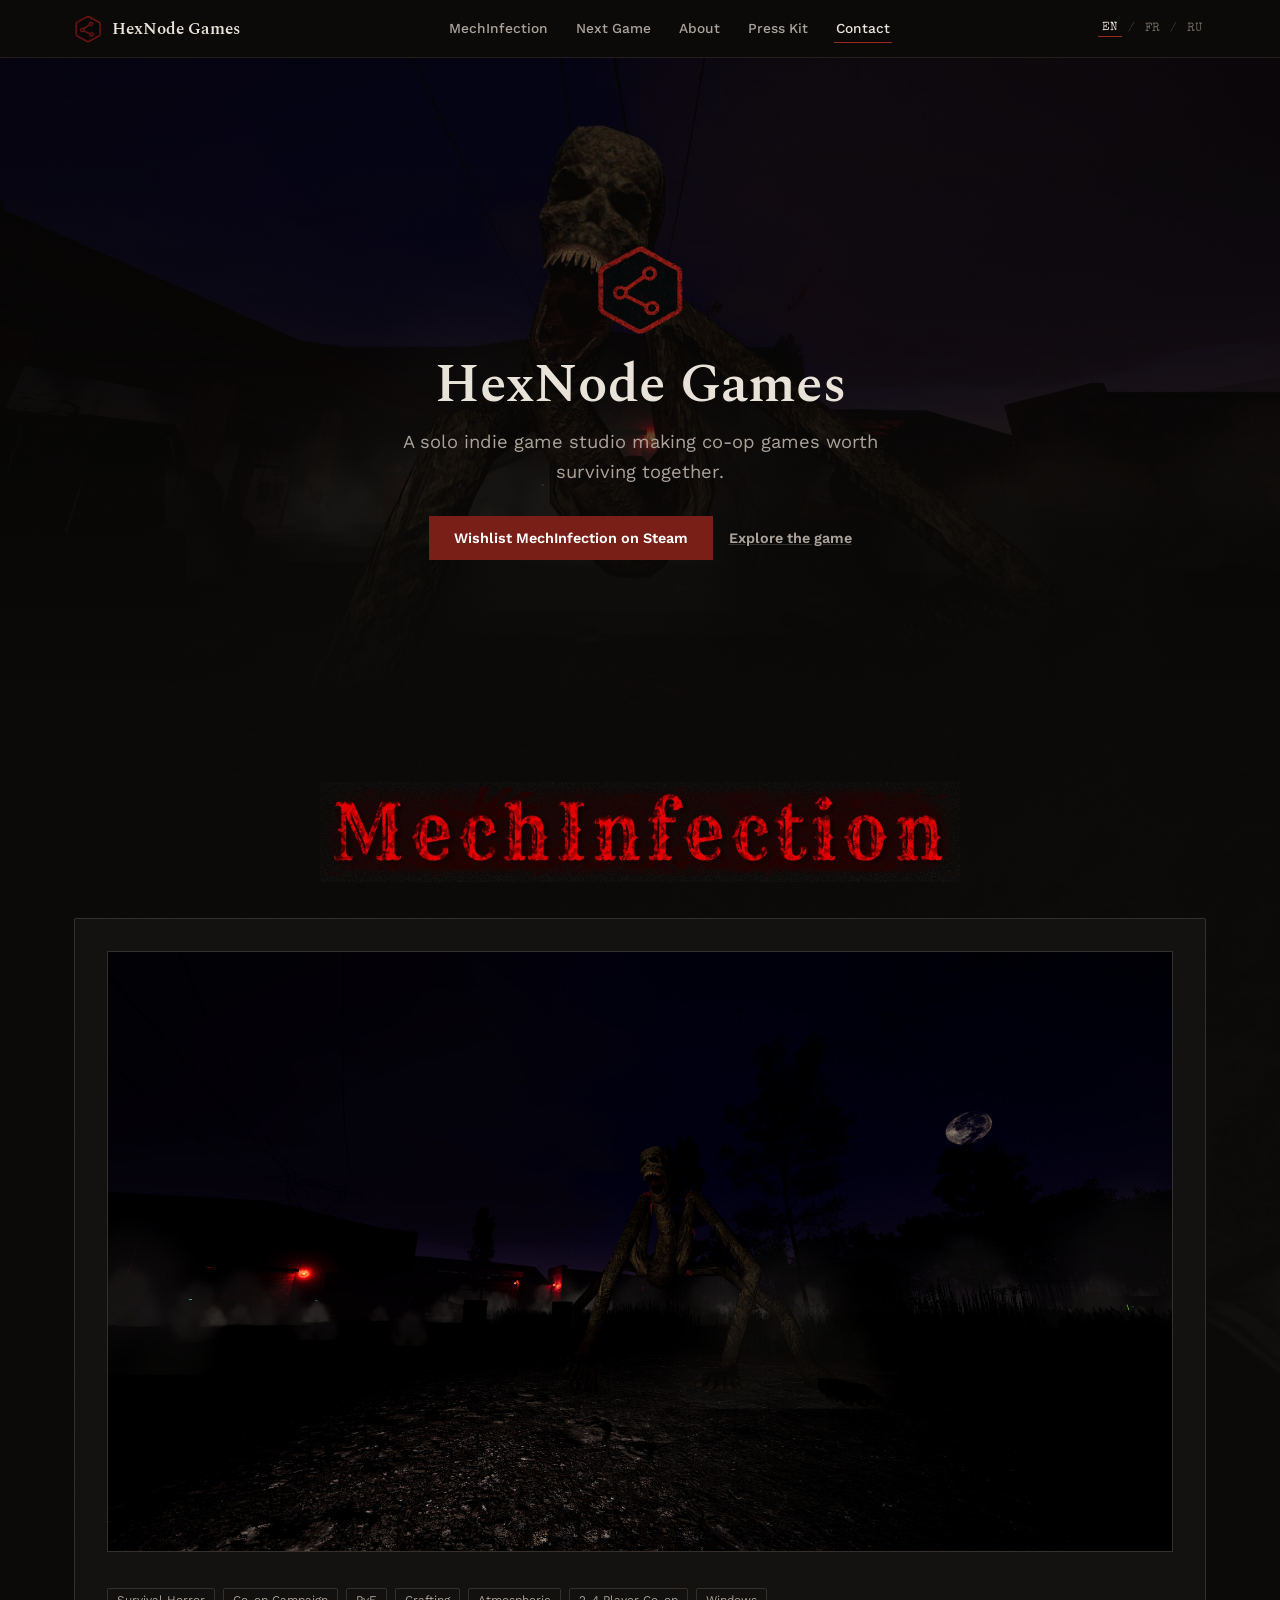
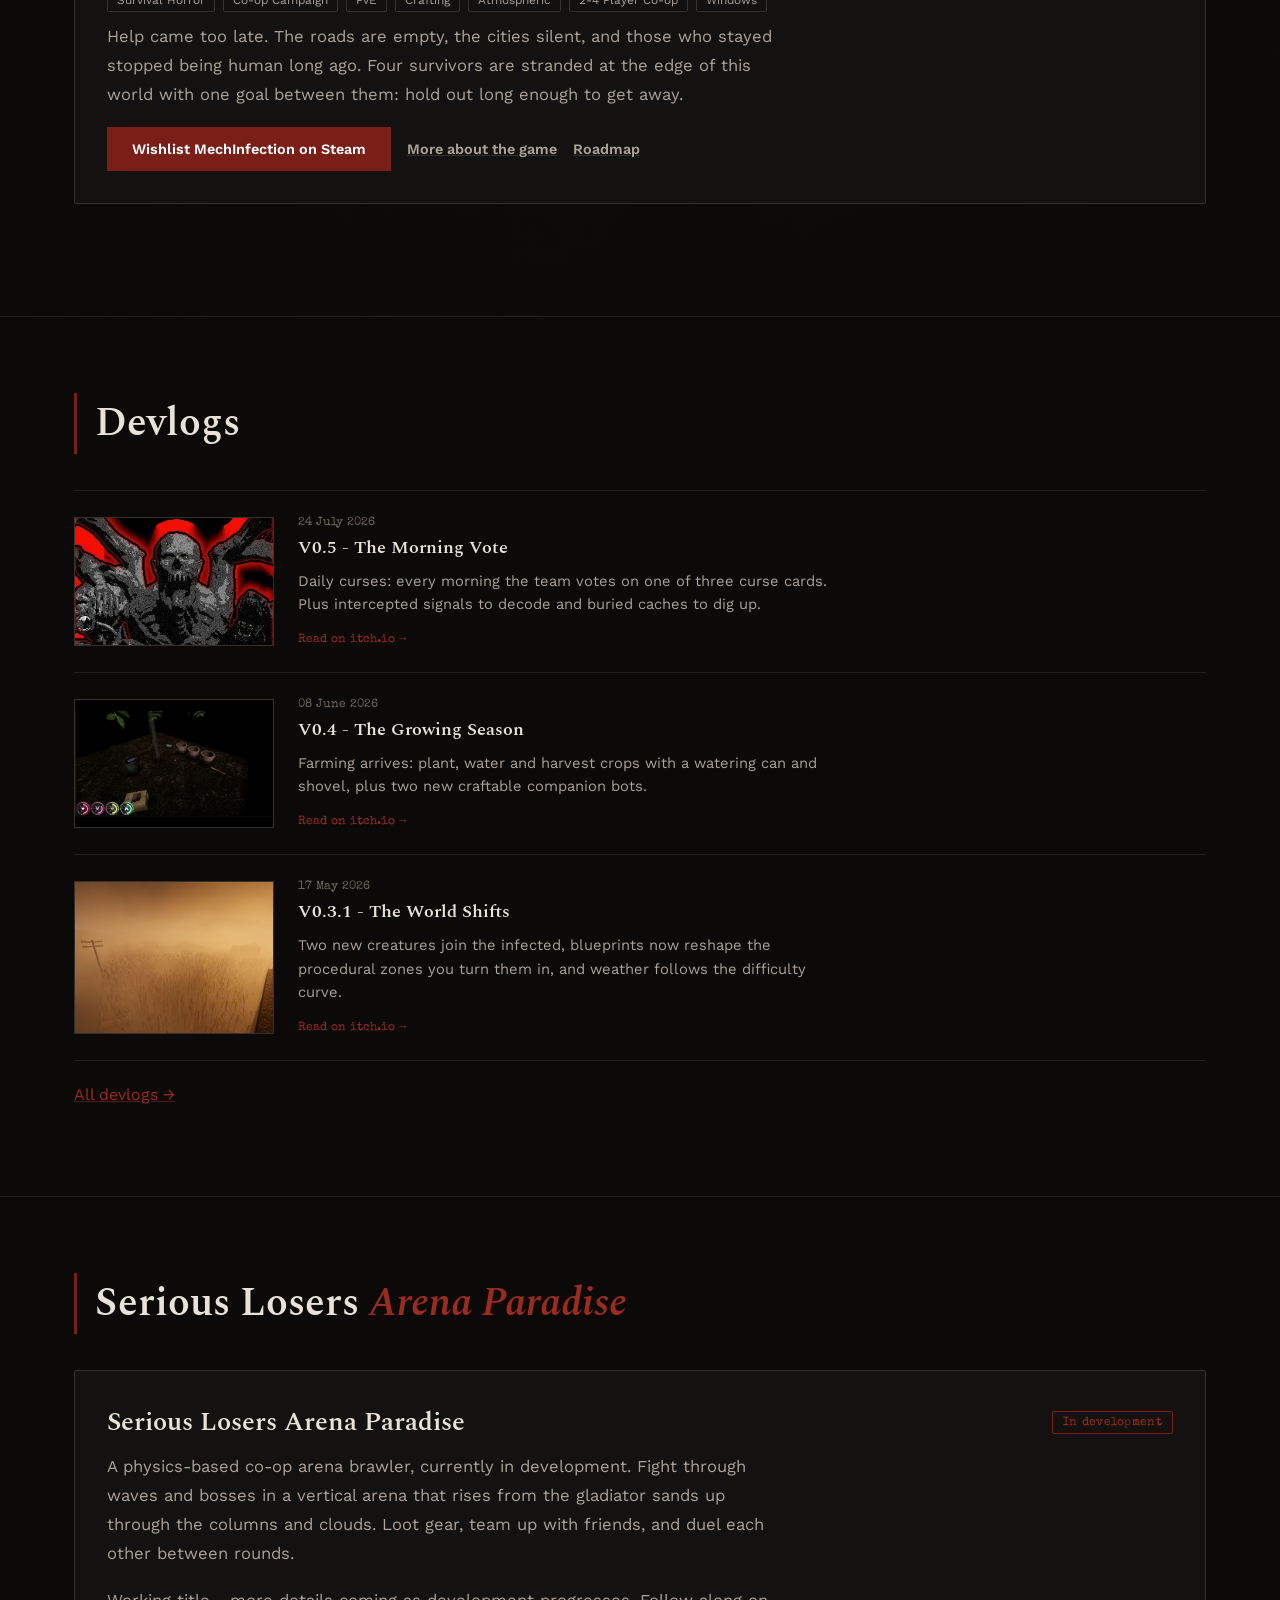
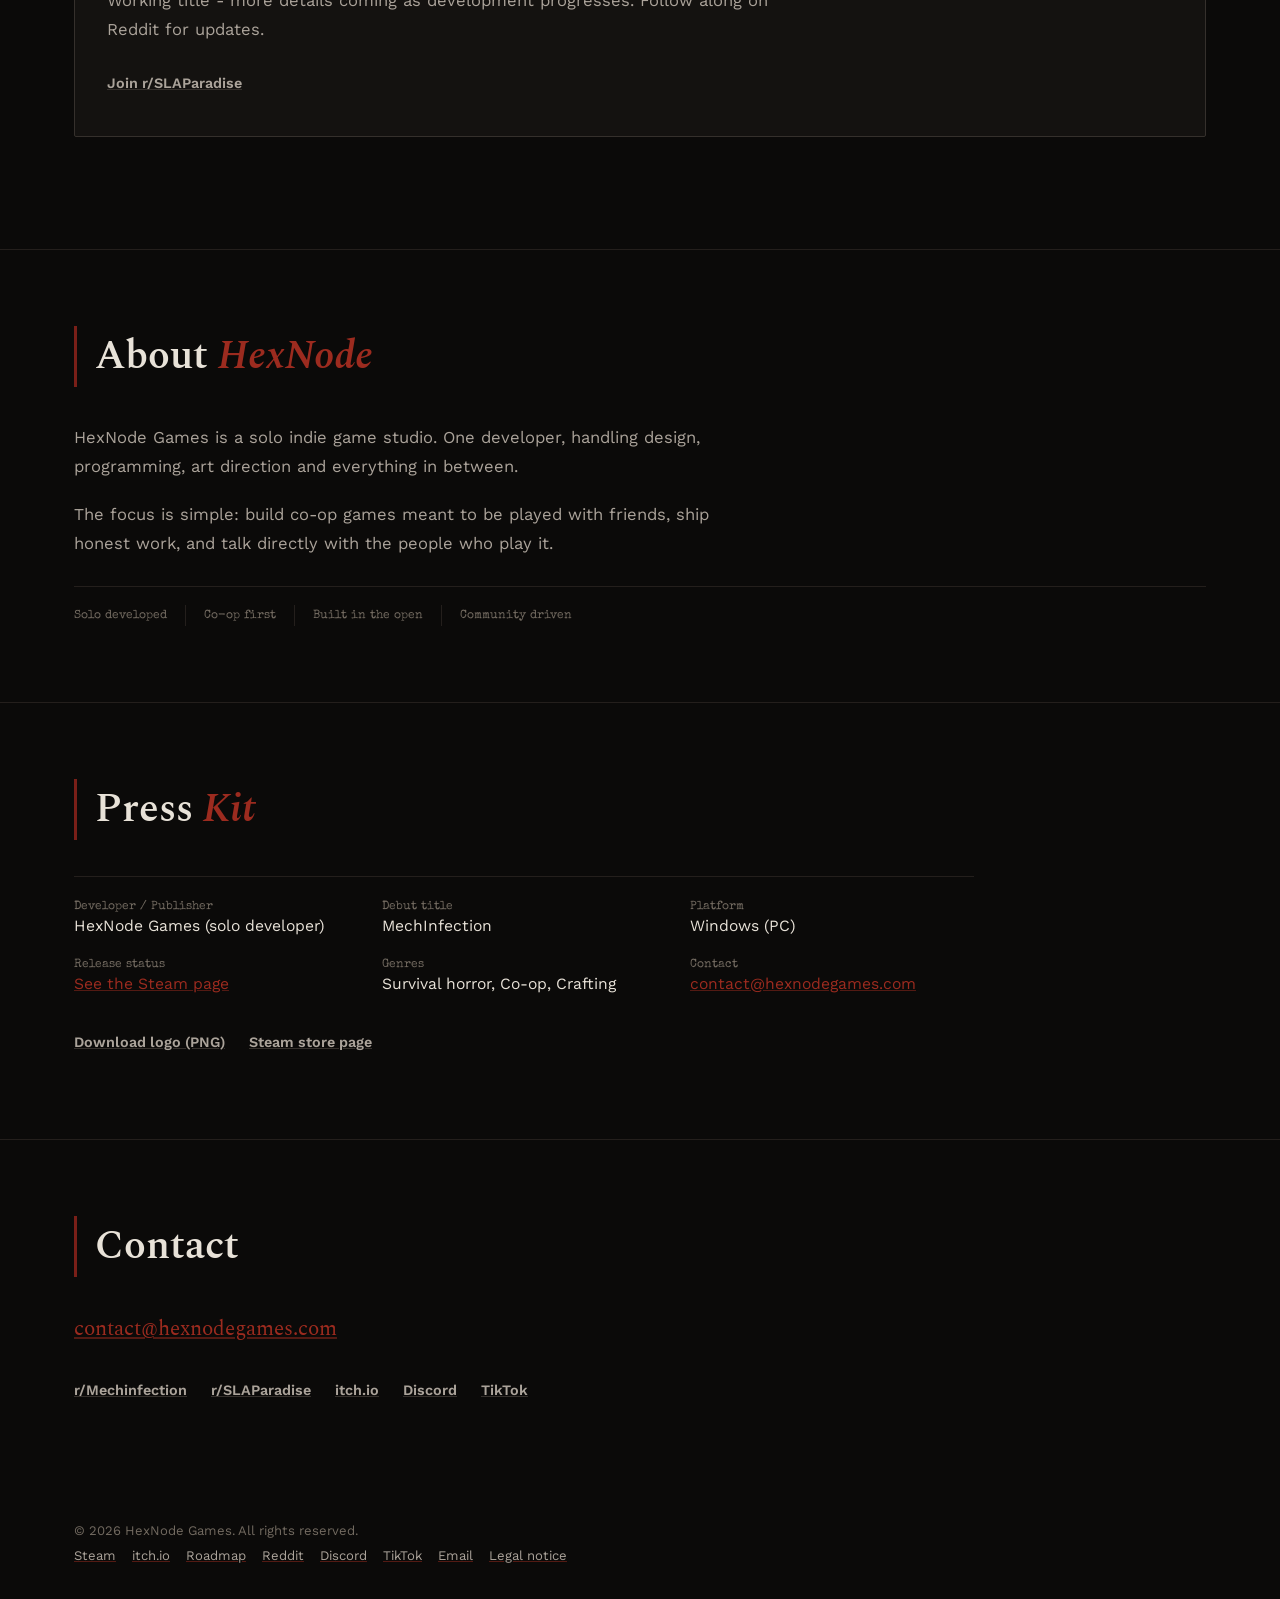
<file: index.html>
<!DOCTYPE html>
<html lang="en">
<head>
<meta charset="UTF-8">
<meta name="viewport" content="width=device-width, initial-scale=1.0">
<title>HexNode Games - Solo Indie Studio</title>
<meta name="description" content="HexNode Games is a solo indie game studio. Creator of MechInfection, a co-op survival horror game for 2-4 players coming to Steam, and Serious Losers Arena Paradise, an upcoming physics-based co-op arena brawler.">
<link rel="canonical" href="https://hexnodegames.com/">
<link rel="alternate" hreflang="en" href="https://hexnodegames.com/">
<link rel="alternate" hreflang="fr" href="https://hexnodegames.com/fr/">
<link rel="alternate" hreflang="ru" href="https://hexnodegames.com/ru/">
<link rel="alternate" hreflang="x-default" href="https://hexnodegames.com/">

<meta property="og:title" content="HexNode Games - Solo Indie Studio">
<meta property="og:description" content="HexNode Games is a solo indie game studio. Creator of MechInfection, a co-op survival horror game for 2-4 players coming to Steam, and Serious Losers Arena Paradise, an upcoming physics-based co-op arena brawler.">
<meta property="og:image" content="https://hexnodegames.com/assets/og-image.jpg">
<meta property="og:image:width" content="1200">
<meta property="og:image:height" content="630">
<meta property="og:type" content="website">
<meta property="og:url" content="https://hexnodegames.com/">
<meta property="og:site_name" content="HexNode Games">
<meta property="og:locale" content="en_US">

<meta name="twitter:card" content="summary_large_image">
<meta name="twitter:title" content="HexNode Games - Solo Indie Studio">
<meta name="twitter:description" content="HexNode Games is a solo indie game studio. Creator of MechInfection, a co-op survival horror game for 2-4 players coming to Steam, and Serious Losers Arena Paradise, an upcoming physics-based co-op arena brawler.">
<meta name="twitter:image" content="https://hexnodegames.com/assets/og-image.jpg">

<link rel="icon" type="image/png" sizes="32x32" href="/assets/favicon-32.png">
<link rel="icon" type="image/png" sizes="256x256" href="/assets/logo-256.png">
<link rel="apple-touch-icon" href="/assets/logo-256.png">

<link rel="preconnect" href="https://fonts.googleapis.com">
<link rel="preconnect" href="https://fonts.gstatic.com" crossorigin>
<link href="https://fonts.googleapis.com/css2?family=Spectral:wght@500;600;700&family=Work+Sans:wght@400;500;600;700&family=Special+Elite&display=swap" rel="stylesheet">

<link rel="stylesheet" href="/style.css">
<script type="application/ld+json">
{
  "@context": "https://schema.org",
  "@type": "Organization",
  "name": "HexNode Games",
  "url": "https://hexnodegames.com/",
  "logo": "https://hexnodegames.com/assets/logo-256.png",
  "email": "contact@hexnodegames.com",
  "sameAs": [
    "https://www.reddit.com/r/Mechinfection/",
    "https://www.reddit.com/r/SLAParadise/",
    "https://hexnode-games.itch.io/mechinfection",
    "https://store.steampowered.com/app/5141350/MechInfection/",
    "https://discord.gg/ajbAXWmxcX",
    "https://www.tiktok.com/@hexnodegames"
  ]
}
</script>
<script type="application/ld+json">
{
  "@context": "https://schema.org",
  "@type": "VideoGame",
  "name": "MechInfection",
  "description": "MechInfection is a co-op survival horror game for 2-4 players. Scavenge by day, defend your shelter by night, in a world that's shifting beneath you.",
  "genre": ["Survival Horror", "Survival", "Horror", "Co-op"],
  "operatingSystem": "Windows",
  "applicationCategory": "Game",
  "url": "https://store.steampowered.com/app/5141350/MechInfection/",
  "image": "https://hexnodegames.com/assets/og-image.jpg",
  "author": { "@type": "Organization", "name": "HexNode Games" },
  "publisher": { "@type": "Organization", "name": "HexNode Games" }
}
</script>
</head>
<body>

<header class="site-header">
  <div class="nav">
    <a class="brand" href="/">
      <img src="/assets/logo-256.png" alt="HexNode Games logo">
      <span>HexNode Games</span>
    </a>
    <button class="menu-toggle" aria-label="Toggle menu" aria-expanded="false">&#9776;</button>
    <nav class="links">
      <a href="#mechinfection" class="active">MechInfection</a>
      <a href="#sla">Next Game</a>
      <a href="#about">About</a>
      <a href="#presskit">Press Kit</a>
      <a href="#contact">Contact</a>
      <div class="lang-switch mobile-lang" aria-label="Language"><a href="/" aria-current="true">EN</a><span class="sep">/</span><a href="/fr/">FR</a><span class="sep">/</span><a href="/ru/">RU</a></div>
    </nav>
    <div class="lang-switch" aria-label="Language"><a href="/" aria-current="true">EN</a><span class="sep">/</span><a href="/fr/">FR</a><span class="sep">/</span><a href="/ru/">RU</a></div>
  </div>
</header>

<section class="hero" id="top">
  <div class="hero-inner">
    <img class="logo" src="/assets/logo-256.png" alt="HexNode Games logo" width="108" height="108">
    <h1>HexNode Games</h1>
    <p class="tagline">A solo indie game studio making co-op games worth surviving together.</p>
    <div class="btn-row">
      <a class="btn" href="https://store.steampowered.com/app/5141350/MechInfection/?utm_source=hexnodegames.com&amp;utm_medium=website&amp;utm_campaign=hero&amp;utm_content=en" target="_blank" rel="noopener">Wishlist MechInfection on Steam</a>
      <a class="btn secondary" href="#mechinfection">Explore the game</a>
    </div>
  </div>
</section>

<main>

<section id="mechinfection" class="mechinfection-section">
  <div class="wrap">
    <h2 class="section-title section-logo reveal"><img src="/assets/mechinfection-library-logo.webp" alt="MechInfection" width="1280" height="200"></h2>

    <div class="card reveal">
      <div class="game-header">
        <img src="/assets/ss_full_1.jpg" alt="MechInfection key art showing survivors in a ruined, infected world" loading="lazy">
      </div>
      <div class="game-title">
        <h3 class="visually-hidden">MechInfection</h3>
      </div>
      <div class="tag-row">
        <span class="tag">Survival Horror</span>
        <span class="tag">Co-op Campaign</span>
        <span class="tag">PvE</span>
        <span class="tag">Crafting</span>
        <span class="tag">Atmospheric</span>
        <span class="tag">2-4 Player Co-op</span>
        <span class="tag">Windows</span>
      </div>
      <p class="pitch">Help came too late. The roads are empty, the cities silent, and those who stayed stopped being human long ago. Four survivors are stranded at the edge of this world with one goal between them: hold out long enough to get away.</p>

      <div class="btn-row">
        <a class="btn" href="https://store.steampowered.com/app/5141350/MechInfection/?utm_source=hexnodegames.com&amp;utm_medium=website&amp;utm_campaign=home_game&amp;utm_content=en" target="_blank" rel="noopener">Wishlist MechInfection on Steam</a>
        <a class="btn secondary" href="/mechinfection/">More about the game</a>
        <a class="btn secondary" href="https://flecsodev.github.io/mechinfection-roadmap/" target="_blank" rel="noopener">Roadmap</a>
      </div>
    </div>
  </div>
</section>

<section id="devlogs">
  <div class="wrap">
    <h2 class="section-title reveal">Devlogs</h2>
    <ul class="devlog-list reveal">
      <li class="devlog-item">
        <a class="devlog-thumb" href="https://hexnode-games.itch.io/mechinfection/devlog/1601439/v05-the-morning-vote" target="_blank" rel="noopener">
          <img src="/assets/devlog/devlog-1601439.webp" alt="V0.5 - The Morning Vote" loading="lazy">
        </a>
        <div>
          <span class="devlog-date">24 July 2026</span>
          <h3><a href="https://hexnode-games.itch.io/mechinfection/devlog/1601439/v05-the-morning-vote" target="_blank" rel="noopener">V0.5 - The Morning Vote</a></h3>
          <p>Daily curses: every morning the team votes on one of three curse cards. Plus intercepted signals to decode and buried caches to dig up.</p>
          <a class="devlog-link" href="https://hexnode-games.itch.io/mechinfection/devlog/1601439/v05-the-morning-vote" target="_blank" rel="noopener">Read on itch.io &#8594;</a>
        </div>
      </li>
      <li class="devlog-item">
        <a class="devlog-thumb" href="https://hexnode-games.itch.io/mechinfection/devlog/1547656/v04-the-growing-season" target="_blank" rel="noopener">
          <img src="/assets/devlog/devlog-1547656.webp" alt="V0.4 - The Growing Season" loading="lazy">
        </a>
        <div>
          <span class="devlog-date">08 June 2026</span>
          <h3><a href="https://hexnode-games.itch.io/mechinfection/devlog/1547656/v04-the-growing-season" target="_blank" rel="noopener">V0.4 - The Growing Season</a></h3>
          <p>Farming arrives: plant, water and harvest crops with a watering can and shovel, plus two new craftable companion bots.</p>
          <a class="devlog-link" href="https://hexnode-games.itch.io/mechinfection/devlog/1547656/v04-the-growing-season" target="_blank" rel="noopener">Read on itch.io &#8594;</a>
        </div>
      </li>
      <li class="devlog-item">
        <a class="devlog-thumb" href="https://hexnode-games.itch.io/mechinfection/devlog/1525683/v031-the-world-shifts" target="_blank" rel="noopener">
          <img src="/assets/devlog/devlog-1525683.webp" alt="V0.3.1 - The World Shifts" loading="lazy">
        </a>
        <div>
          <span class="devlog-date">17 May 2026</span>
          <h3><a href="https://hexnode-games.itch.io/mechinfection/devlog/1525683/v031-the-world-shifts" target="_blank" rel="noopener">V0.3.1 - The World Shifts</a></h3>
          <p>Two new creatures join the infected, blueprints now reshape the procedural zones you turn them in, and weather follows the difficulty curve.</p>
          <a class="devlog-link" href="https://hexnode-games.itch.io/mechinfection/devlog/1525683/v031-the-world-shifts" target="_blank" rel="noopener">Read on itch.io &#8594;</a>
        </div>
      </li>
    </ul>
    <p class="devlog-all"><a href="/mechinfection/#devlogs">All devlogs &#8594;</a></p>
  </div>
</section>

<section id="sla">
  <div class="wrap">
    <h2 class="section-title reveal">Serious Losers <span>Arena Paradise</span></h2>

    <div class="card reveal">
      <div class="game-title">
        <h3>Serious Losers Arena Paradise</h3>
        <span class="badge">In development</span>
      </div>
      <p class="pitch">A physics-based co-op arena brawler, currently in development. Fight through waves and bosses in a vertical arena that rises from the gladiator sands up through the columns and clouds. Loot gear, team up with friends, and duel each other between rounds.</p>
      <p class="pitch">Working title - more details coming as development progresses. Follow along on Reddit for updates.</p>
      <div class="btn-row">
        <a class="btn secondary" href="https://www.reddit.com/r/SLAParadise/" target="_blank" rel="noopener">Join r/SLAParadise</a>
      </div>
    </div>
  </div>
</section>

<section id="about" class="about">
  <div class="wrap">
    <h2 class="section-title reveal">About <span>HexNode</span></h2>
    <p class="reveal">HexNode Games is a solo indie game studio. One developer, handling design, programming, art direction and everything in between.</p>
    <p class="reveal">The focus is simple: build co-op games meant to be played with friends, ship honest work, and talk directly with the people who play it.</p>
    <div class="values-row reveal">
      <span>Solo developed</span><span>Co-op first</span><span>Built in the open</span><span>Community driven</span>
    </div>
  </div>
</section>

<section id="presskit">
  <div class="wrap">
    <h2 class="section-title reveal">Press <span>Kit</span></h2>
    <dl class="press-grid reveal">
      <div>
        <dt>Developer / Publisher</dt>
        <dd>HexNode Games (solo developer)</dd>
      </div>
      <div>
        <dt>Debut title</dt>
        <dd>MechInfection</dd>
      </div>
      <div>
        <dt>Platform</dt>
        <dd>Windows (PC)</dd>
      </div>
      <div>
        <dt>Release status</dt>
        <dd><a href="https://store.steampowered.com/app/5141350/MechInfection/?utm_source=hexnodegames.com&amp;utm_medium=website&amp;utm_campaign=presskit&amp;utm_content=en" target="_blank" rel="noopener">See the Steam page</a></dd>
      </div>
      <div>
        <dt>Genres</dt>
        <dd>Survival horror, Co-op, Crafting</dd>
      </div>
      <div>
        <dt>Contact</dt>
        <dd><a href="mailto:contact@hexnodegames.com">contact@hexnodegames.com</a></dd>
      </div>
    </dl>
    <div class="press-actions reveal">
      <a class="btn secondary" href="/assets/logo.png" download>Download logo (PNG)</a>
      <a class="btn secondary" href="https://store.steampowered.com/app/5141350/MechInfection/?utm_source=hexnodegames.com&amp;utm_medium=website&amp;utm_campaign=presskit&amp;utm_content=en" target="_blank" rel="noopener">Steam store page</a>
    </div>
  </div>
</section>

<section id="contact" class="contact">
  <div class="wrap">
    <h2 class="section-title reveal">Contact</h2>
    <p class="email reveal"><a href="mailto:contact@hexnodegames.com">contact@hexnodegames.com</a></p>
    <div class="community reveal">
      <a class="btn secondary" href="https://www.reddit.com/r/Mechinfection/" target="_blank" rel="noopener">r/Mechinfection</a>
      <a class="btn secondary" href="https://www.reddit.com/r/SLAParadise/" target="_blank" rel="noopener">r/SLAParadise</a>
      <a class="btn secondary" href="https://hexnode-games.itch.io/mechinfection" target="_blank" rel="noopener">itch.io</a>
      <a class="btn secondary" href="https://discord.gg/ajbAXWmxcX" target="_blank" rel="noopener">Discord</a>
      <a class="btn secondary" href="https://www.tiktok.com/@hexnodegames" target="_blank" rel="noopener">TikTok</a>
    </div>
  </div>
</section>

</main>

<footer>
  <div>&copy; 2026 HexNode Games. All rights reserved.</div>
  <div class="foot-links">
    <a href="https://store.steampowered.com/app/5141350/MechInfection/?utm_source=hexnodegames.com&amp;utm_medium=website&amp;utm_campaign=footer&amp;utm_content=en" target="_blank" rel="noopener">Steam</a>
    <a href="https://hexnode-games.itch.io/mechinfection" target="_blank" rel="noopener">itch.io</a>
    <a href="https://flecsodev.github.io/mechinfection-roadmap/" target="_blank" rel="noopener">Roadmap</a>
    <a href="https://www.reddit.com/r/Mechinfection/" target="_blank" rel="noopener">Reddit</a>
    <a href="https://discord.gg/ajbAXWmxcX" target="_blank" rel="noopener">Discord</a>
    <a href="https://www.tiktok.com/@hexnodegames" target="_blank" rel="noopener">TikTok</a>
    <a href="mailto:contact@hexnodegames.com">Email</a>
    <a href="/legal/">Legal notice</a>
  </div>
</footer>


<script src="/script.js"></script>
<script defer src="https://static.cloudflareinsights.com/beacon.min.js" data-cf-beacon='{"token": "6ed43d34957a49fcb90ec8e43f7db523"}'></script>
</body>
</html>
</file>
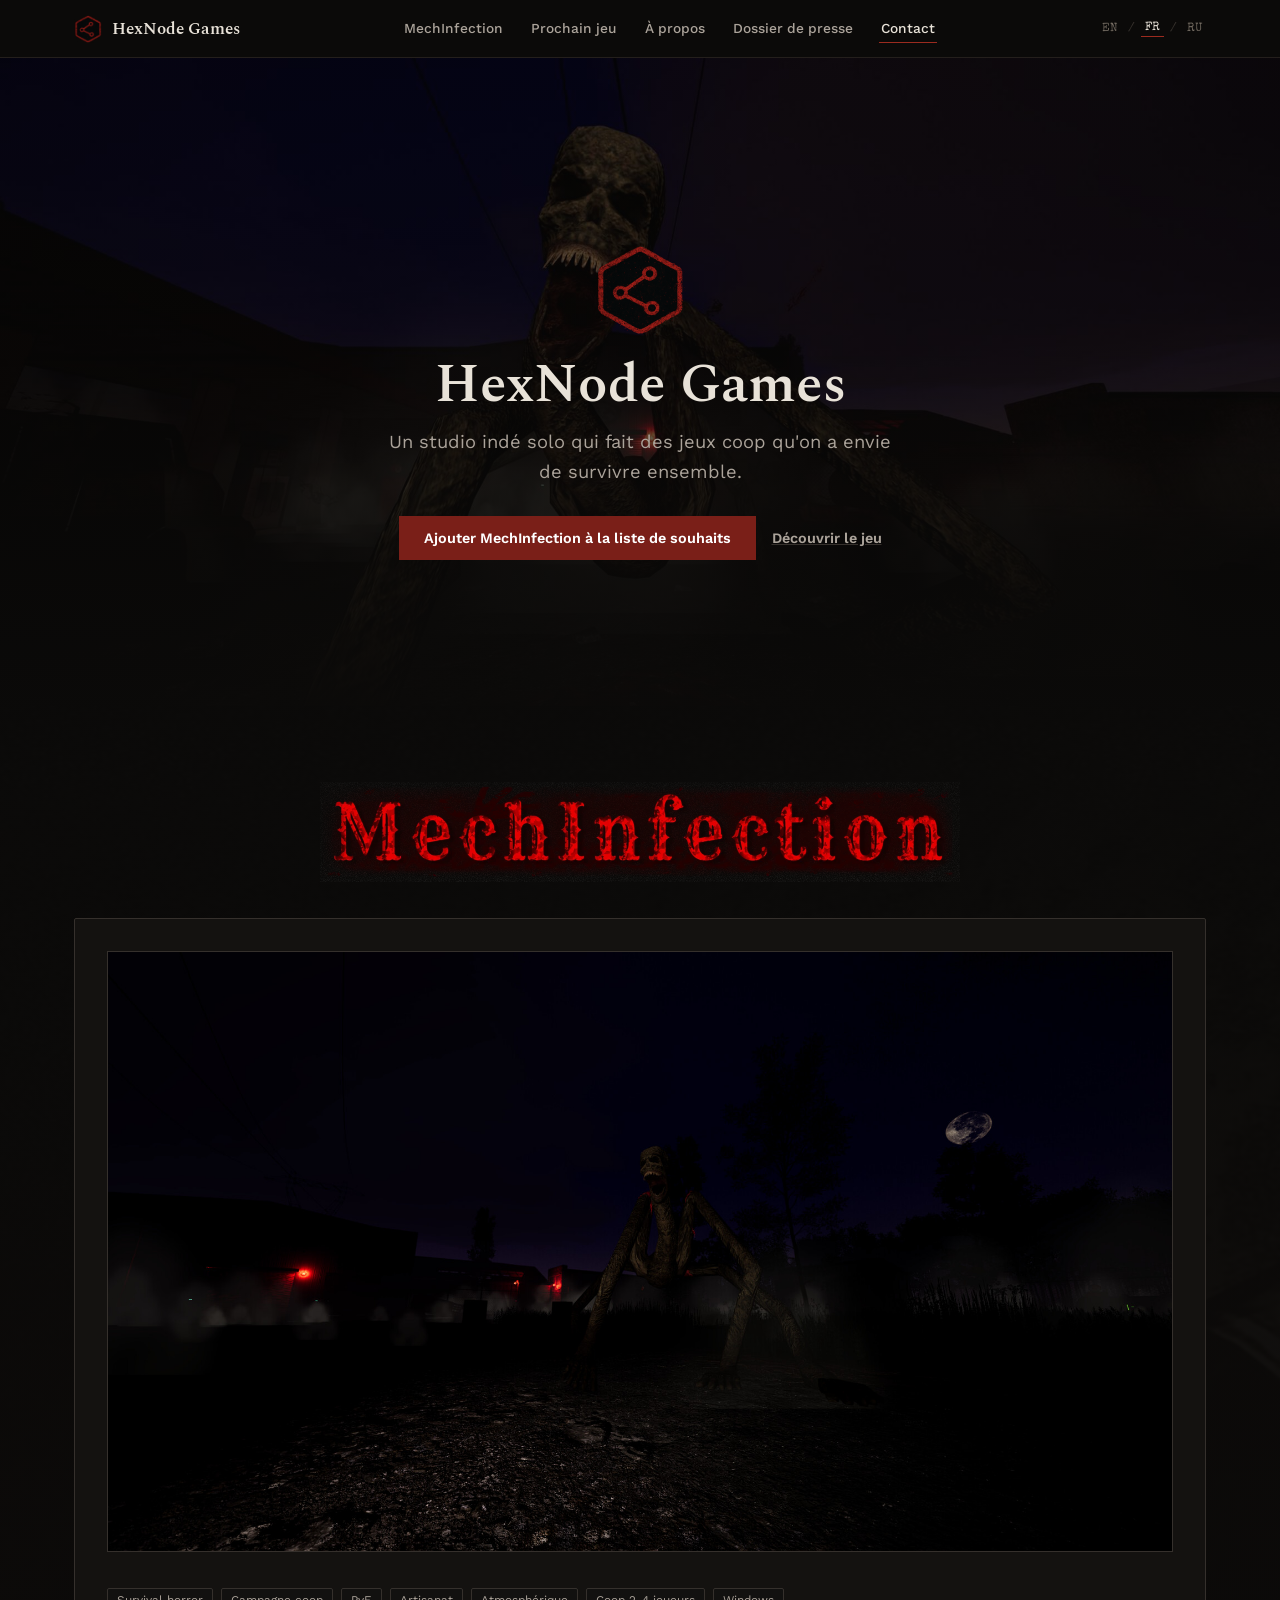
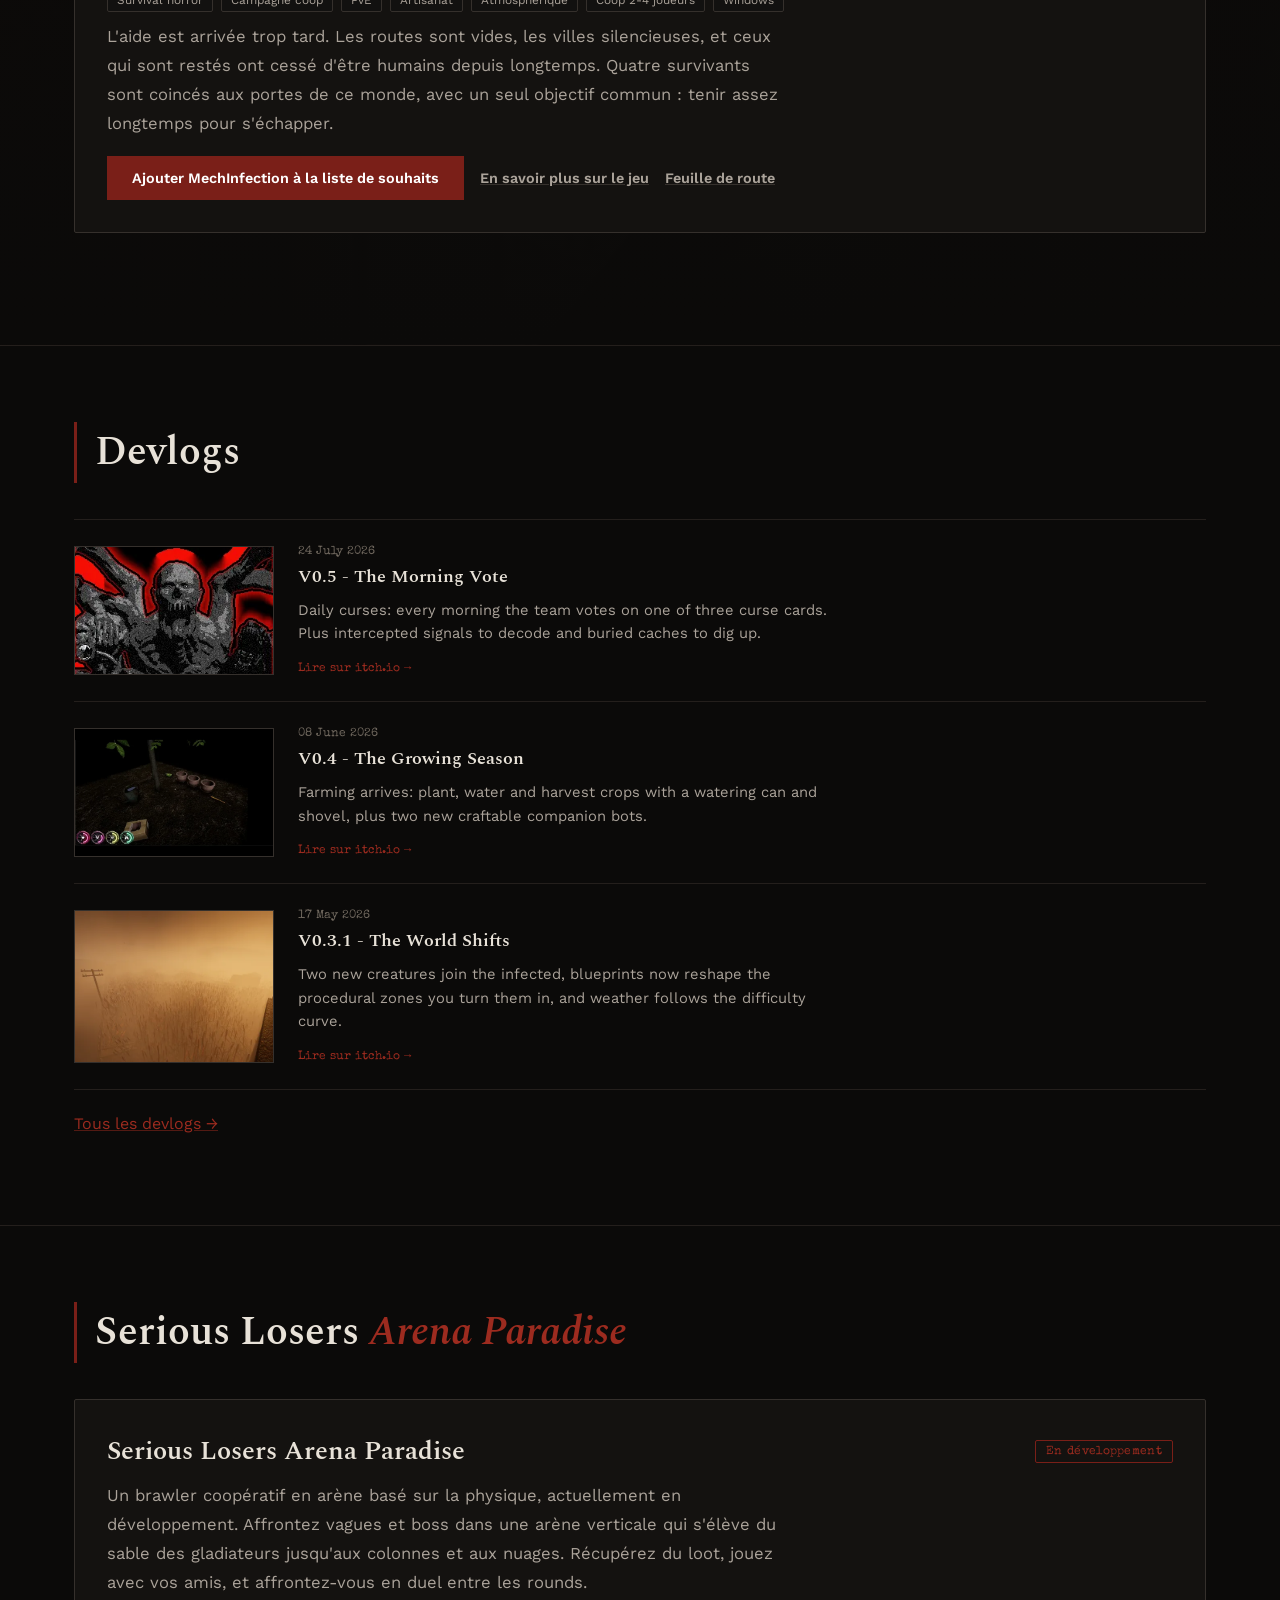
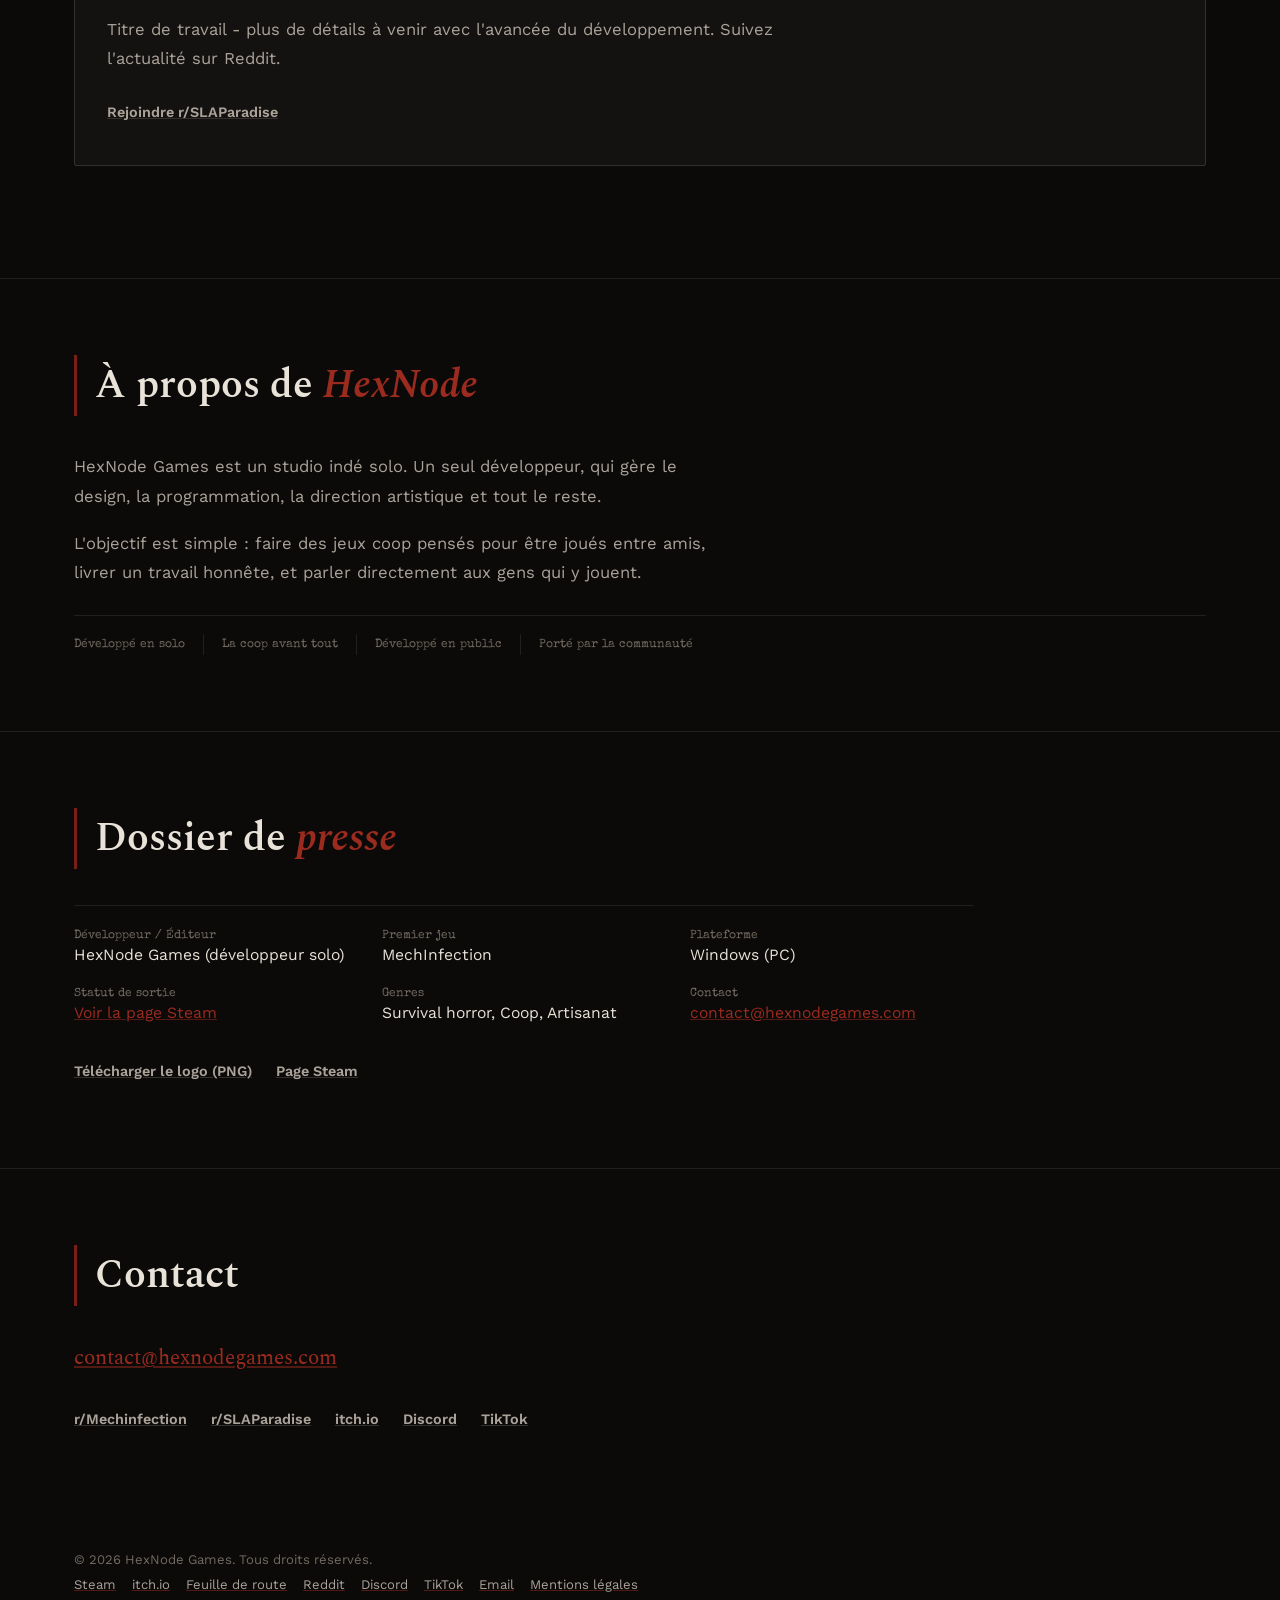
<file: fr/index.html>
<!DOCTYPE html>
<html lang="fr">
<head>
<meta charset="UTF-8">
<meta name="viewport" content="width=device-width, initial-scale=1.0">
<title>HexNode Games - Studio indé solo</title>
<meta name="description" content="HexNode Games est un studio indé solo. Créateur de MechInfection, un survival-horror coopératif pour 2 à 4 joueurs à venir sur Steam, et de Serious Losers Arena Paradise, un futur brawler coopératif en arène basé sur la physique.">
<link rel="canonical" href="https://hexnodegames.com/fr/">
<link rel="alternate" hreflang="en" href="https://hexnodegames.com/">
<link rel="alternate" hreflang="fr" href="https://hexnodegames.com/fr/">
<link rel="alternate" hreflang="ru" href="https://hexnodegames.com/ru/">
<link rel="alternate" hreflang="x-default" href="https://hexnodegames.com/">

<meta property="og:title" content="HexNode Games - Studio indé solo">
<meta property="og:description" content="HexNode Games est un studio indé solo. Créateur de MechInfection, un survival-horror coopératif pour 2 à 4 joueurs à venir sur Steam, et de Serious Losers Arena Paradise, un futur brawler coopératif en arène basé sur la physique.">
<meta property="og:image" content="https://hexnodegames.com/assets/og-image.jpg">
<meta property="og:image:width" content="1200">
<meta property="og:image:height" content="630">
<meta property="og:type" content="website">
<meta property="og:url" content="https://hexnodegames.com/fr/">
<meta property="og:site_name" content="HexNode Games">
<meta property="og:locale" content="fr_FR">

<meta name="twitter:card" content="summary_large_image">
<meta name="twitter:title" content="HexNode Games - Studio indé solo">
<meta name="twitter:description" content="HexNode Games est un studio indé solo. Créateur de MechInfection, un survival-horror coopératif pour 2 à 4 joueurs à venir sur Steam, et de Serious Losers Arena Paradise, un futur brawler coopératif en arène basé sur la physique.">
<meta name="twitter:image" content="https://hexnodegames.com/assets/og-image.jpg">

<link rel="icon" type="image/png" sizes="32x32" href="/assets/favicon-32.png">
<link rel="icon" type="image/png" sizes="256x256" href="/assets/logo-256.png">
<link rel="apple-touch-icon" href="/assets/logo-256.png">

<link rel="preconnect" href="https://fonts.googleapis.com">
<link rel="preconnect" href="https://fonts.gstatic.com" crossorigin>
<link href="https://fonts.googleapis.com/css2?family=Spectral:wght@500;600;700&family=Work+Sans:wght@400;500;600;700&family=Special+Elite&display=swap" rel="stylesheet">

<link rel="stylesheet" href="/style.css">
<script type="application/ld+json">
{
  "@context": "https://schema.org",
  "@type": "Organization",
  "name": "HexNode Games",
  "url": "https://hexnodegames.com/",
  "logo": "https://hexnodegames.com/assets/logo-256.png",
  "email": "contact@hexnodegames.com",
  "sameAs": [
    "https://www.reddit.com/r/Mechinfection/",
    "https://www.reddit.com/r/SLAParadise/",
    "https://hexnode-games.itch.io/mechinfection",
    "https://store.steampowered.com/app/5141350/MechInfection/",
    "https://discord.gg/ajbAXWmxcX",
    "https://www.tiktok.com/@hexnodegames"
  ]
}
</script>
<script type="application/ld+json">
{
  "@context": "https://schema.org",
  "@type": "VideoGame",
  "name": "MechInfection",
  "description": "MechInfection est un survival-horror coopératif pour 2 à 4 joueurs. Récupérez des ressources le jour, défendez votre abri la nuit, dans un monde qui change sous vos pieds.",
  "genre": ["Survival Horror", "Survival", "Horror", "Co-op"],
  "operatingSystem": "Windows",
  "applicationCategory": "Game",
  "url": "https://store.steampowered.com/app/5141350/MechInfection/",
  "image": "https://hexnodegames.com/assets/og-image.jpg",
  "author": { "@type": "Organization", "name": "HexNode Games" },
  "publisher": { "@type": "Organization", "name": "HexNode Games" }
}
</script>
</head>
<body>

<header class="site-header">
  <div class="nav">
    <a class="brand" href="/fr/">
      <img src="/assets/logo-256.png" alt="HexNode Games logo">
      <span>HexNode Games</span>
    </a>
    <button class="menu-toggle" aria-label="Toggle menu" aria-expanded="false">&#9776;</button>
    <nav class="links">
      <a href="#mechinfection" class="active">MechInfection</a>
      <a href="#sla">Prochain jeu</a>
      <a href="#about">À propos</a>
      <a href="#presskit">Dossier de presse</a>
      <a href="#contact">Contact</a>
      <div class="lang-switch mobile-lang" aria-label="Langue"><a href="/">EN</a><span class="sep">/</span><a href="/fr/" aria-current="true">FR</a><span class="sep">/</span><a href="/ru/">RU</a></div>
    </nav>
    <div class="lang-switch" aria-label="Langue"><a href="/">EN</a><span class="sep">/</span><a href="/fr/" aria-current="true">FR</a><span class="sep">/</span><a href="/ru/">RU</a></div>
  </div>
</header>

<section class="hero" id="top">
  <div class="hero-inner">
    <img class="logo" src="/assets/logo-256.png" alt="HexNode Games logo" width="108" height="108">
    <h1>HexNode Games</h1>
    <p class="tagline">Un studio indé solo qui fait des jeux coop qu'on a envie de survivre ensemble.</p>
    <div class="btn-row">
      <a class="btn" href="https://store.steampowered.com/app/5141350/MechInfection/?utm_source=hexnodegames.com&amp;utm_medium=website&amp;utm_campaign=hero&amp;utm_content=fr" target="_blank" rel="noopener">Ajouter MechInfection à la liste de souhaits</a>
      <a class="btn secondary" href="#mechinfection">Découvrir le jeu</a>
    </div>
  </div>
</section>

<main>

<section id="mechinfection" class="mechinfection-section">
  <div class="wrap">
    <h2 class="section-title section-logo reveal"><img src="/assets/mechinfection-library-logo.webp" alt="MechInfection" width="1280" height="200"></h2>

    <div class="card reveal">
      <div class="game-header">
        <img src="/assets/ss_full_1.jpg" alt="MechInfection key art showing survivors in a ruined, infected world" loading="lazy">
      </div>
      <div class="game-title">
        <h3 class="visually-hidden">MechInfection</h3>
      </div>
      <div class="tag-row">
        <span class="tag">Survival horror</span>
        <span class="tag">Campagne coop</span>
        <span class="tag">PvE</span>
        <span class="tag">Artisanat</span>
        <span class="tag">Atmosphérique</span>
        <span class="tag">Coop 2-4 joueurs</span>
        <span class="tag">Windows</span>
      </div>
      <p class="pitch">L'aide est arrivée trop tard. Les routes sont vides, les villes silencieuses, et ceux qui sont restés ont cessé d'être humains depuis longtemps. Quatre survivants sont coincés aux portes de ce monde, avec un seul objectif commun : tenir assez longtemps pour s'échapper.</p>

      <div class="btn-row">
        <a class="btn" href="https://store.steampowered.com/app/5141350/MechInfection/?utm_source=hexnodegames.com&amp;utm_medium=website&amp;utm_campaign=home_game&amp;utm_content=fr" target="_blank" rel="noopener">Ajouter MechInfection à la liste de souhaits</a>
        <a class="btn secondary" href="/fr/mechinfection/">En savoir plus sur le jeu</a>
        <a class="btn secondary" href="https://flecsodev.github.io/mechinfection-roadmap/" target="_blank" rel="noopener">Feuille de route</a>
      </div>
    </div>
  </div>
</section>

<section id="devlogs">
  <div class="wrap">
    <h2 class="section-title reveal">Devlogs</h2>
    <ul class="devlog-list reveal">
      <li class="devlog-item">
        <a class="devlog-thumb" href="https://hexnode-games.itch.io/mechinfection/devlog/1601439/v05-the-morning-vote" target="_blank" rel="noopener">
          <img src="/assets/devlog/devlog-1601439.webp" alt="V0.5 - The Morning Vote" loading="lazy">
        </a>
        <div>
          <span class="devlog-date">24 July 2026</span>
          <h3><a href="https://hexnode-games.itch.io/mechinfection/devlog/1601439/v05-the-morning-vote" target="_blank" rel="noopener">V0.5 - The Morning Vote</a></h3>
          <p>Daily curses: every morning the team votes on one of three curse cards. Plus intercepted signals to decode and buried caches to dig up.</p>
          <a class="devlog-link" href="https://hexnode-games.itch.io/mechinfection/devlog/1601439/v05-the-morning-vote" target="_blank" rel="noopener">Lire sur itch.io &#8594;</a>
        </div>
      </li>
      <li class="devlog-item">
        <a class="devlog-thumb" href="https://hexnode-games.itch.io/mechinfection/devlog/1547656/v04-the-growing-season" target="_blank" rel="noopener">
          <img src="/assets/devlog/devlog-1547656.webp" alt="V0.4 - The Growing Season" loading="lazy">
        </a>
        <div>
          <span class="devlog-date">08 June 2026</span>
          <h3><a href="https://hexnode-games.itch.io/mechinfection/devlog/1547656/v04-the-growing-season" target="_blank" rel="noopener">V0.4 - The Growing Season</a></h3>
          <p>Farming arrives: plant, water and harvest crops with a watering can and shovel, plus two new craftable companion bots.</p>
          <a class="devlog-link" href="https://hexnode-games.itch.io/mechinfection/devlog/1547656/v04-the-growing-season" target="_blank" rel="noopener">Lire sur itch.io &#8594;</a>
        </div>
      </li>
      <li class="devlog-item">
        <a class="devlog-thumb" href="https://hexnode-games.itch.io/mechinfection/devlog/1525683/v031-the-world-shifts" target="_blank" rel="noopener">
          <img src="/assets/devlog/devlog-1525683.webp" alt="V0.3.1 - The World Shifts" loading="lazy">
        </a>
        <div>
          <span class="devlog-date">17 May 2026</span>
          <h3><a href="https://hexnode-games.itch.io/mechinfection/devlog/1525683/v031-the-world-shifts" target="_blank" rel="noopener">V0.3.1 - The World Shifts</a></h3>
          <p>Two new creatures join the infected, blueprints now reshape the procedural zones you turn them in, and weather follows the difficulty curve.</p>
          <a class="devlog-link" href="https://hexnode-games.itch.io/mechinfection/devlog/1525683/v031-the-world-shifts" target="_blank" rel="noopener">Lire sur itch.io &#8594;</a>
        </div>
      </li>
    </ul>
    <p class="devlog-all"><a href="/fr/mechinfection/#devlogs">Tous les devlogs &#8594;</a></p>
  </div>
</section>

<section id="sla">
  <div class="wrap">
    <h2 class="section-title reveal">Serious Losers <span>Arena Paradise</span></h2>

    <div class="card reveal">
      <div class="game-title">
        <h3>Serious Losers Arena Paradise</h3>
        <span class="badge">En développement</span>
      </div>
      <p class="pitch">Un brawler coopératif en arène basé sur la physique, actuellement en développement. Affrontez vagues et boss dans une arène verticale qui s'élève du sable des gladiateurs jusqu'aux colonnes et aux nuages. Récupérez du loot, jouez avec vos amis, et affrontez-vous en duel entre les rounds.</p>
      <p class="pitch">Titre de travail - plus de détails à venir avec l'avancée du développement. Suivez l'actualité sur Reddit.</p>
      <div class="btn-row">
        <a class="btn secondary" href="https://www.reddit.com/r/SLAParadise/" target="_blank" rel="noopener">Rejoindre r/SLAParadise</a>
      </div>
    </div>
  </div>
</section>

<section id="about" class="about">
  <div class="wrap">
    <h2 class="section-title reveal">À propos de <span>HexNode</span></h2>
    <p class="reveal">HexNode Games est un studio indé solo. Un seul développeur, qui gère le design, la programmation, la direction artistique et tout le reste.</p>
    <p class="reveal">L'objectif est simple : faire des jeux coop pensés pour être joués entre amis, livrer un travail honnête, et parler directement aux gens qui y jouent.</p>
    <div class="values-row reveal">
      <span>Développé en solo</span><span>La coop avant tout</span><span>Développé en public</span><span>Porté par la communauté</span>
    </div>
  </div>
</section>

<section id="presskit">
  <div class="wrap">
    <h2 class="section-title reveal">Dossier de <span>presse</span></h2>
    <dl class="press-grid reveal">
      <div>
        <dt>Développeur / Éditeur</dt>
        <dd>HexNode Games (développeur solo)</dd>
      </div>
      <div>
        <dt>Premier jeu</dt>
        <dd>MechInfection</dd>
      </div>
      <div>
        <dt>Plateforme</dt>
        <dd>Windows (PC)</dd>
      </div>
      <div>
        <dt>Statut de sortie</dt>
        <dd><a href="https://store.steampowered.com/app/5141350/MechInfection/?utm_source=hexnodegames.com&amp;utm_medium=website&amp;utm_campaign=presskit&amp;utm_content=fr" target="_blank" rel="noopener">Voir la page Steam</a></dd>
      </div>
      <div>
        <dt>Genres</dt>
        <dd>Survival horror, Coop, Artisanat</dd>
      </div>
      <div>
        <dt>Contact</dt>
        <dd><a href="mailto:contact@hexnodegames.com">contact@hexnodegames.com</a></dd>
      </div>
    </dl>
    <div class="press-actions reveal">
      <a class="btn secondary" href="/assets/logo.png" download>Télécharger le logo (PNG)</a>
      <a class="btn secondary" href="https://store.steampowered.com/app/5141350/MechInfection/?utm_source=hexnodegames.com&amp;utm_medium=website&amp;utm_campaign=presskit&amp;utm_content=fr" target="_blank" rel="noopener">Page Steam</a>
    </div>
  </div>
</section>

<section id="contact" class="contact">
  <div class="wrap">
    <h2 class="section-title reveal">Contact</h2>
    <p class="email reveal"><a href="mailto:contact@hexnodegames.com">contact@hexnodegames.com</a></p>
    <div class="community reveal">
      <a class="btn secondary" href="https://www.reddit.com/r/Mechinfection/" target="_blank" rel="noopener">r/Mechinfection</a>
      <a class="btn secondary" href="https://www.reddit.com/r/SLAParadise/" target="_blank" rel="noopener">r/SLAParadise</a>
      <a class="btn secondary" href="https://hexnode-games.itch.io/mechinfection" target="_blank" rel="noopener">itch.io</a>
      <a class="btn secondary" href="https://discord.gg/ajbAXWmxcX" target="_blank" rel="noopener">Discord</a>
      <a class="btn secondary" href="https://www.tiktok.com/@hexnodegames" target="_blank" rel="noopener">TikTok</a>
    </div>
  </div>
</section>

</main>

<footer>
  <div>&copy; 2026 HexNode Games. Tous droits réservés.</div>
  <div class="foot-links">
    <a href="https://store.steampowered.com/app/5141350/MechInfection/?utm_source=hexnodegames.com&amp;utm_medium=website&amp;utm_campaign=footer&amp;utm_content=fr" target="_blank" rel="noopener">Steam</a>
    <a href="https://hexnode-games.itch.io/mechinfection" target="_blank" rel="noopener">itch.io</a>
    <a href="https://flecsodev.github.io/mechinfection-roadmap/" target="_blank" rel="noopener">Feuille de route</a>
    <a href="https://www.reddit.com/r/Mechinfection/" target="_blank" rel="noopener">Reddit</a>
    <a href="https://discord.gg/ajbAXWmxcX" target="_blank" rel="noopener">Discord</a>
    <a href="https://www.tiktok.com/@hexnodegames" target="_blank" rel="noopener">TikTok</a>
    <a href="mailto:contact@hexnodegames.com">Email</a>
    <a href="/fr/mentions-legales/">Mentions légales</a>
  </div>
</footer>


<script src="/script.js"></script>
<script defer src="https://static.cloudflareinsights.com/beacon.min.js" data-cf-beacon='{"token": "6ed43d34957a49fcb90ec8e43f7db523"}'></script>
</body>
</html>
</file>
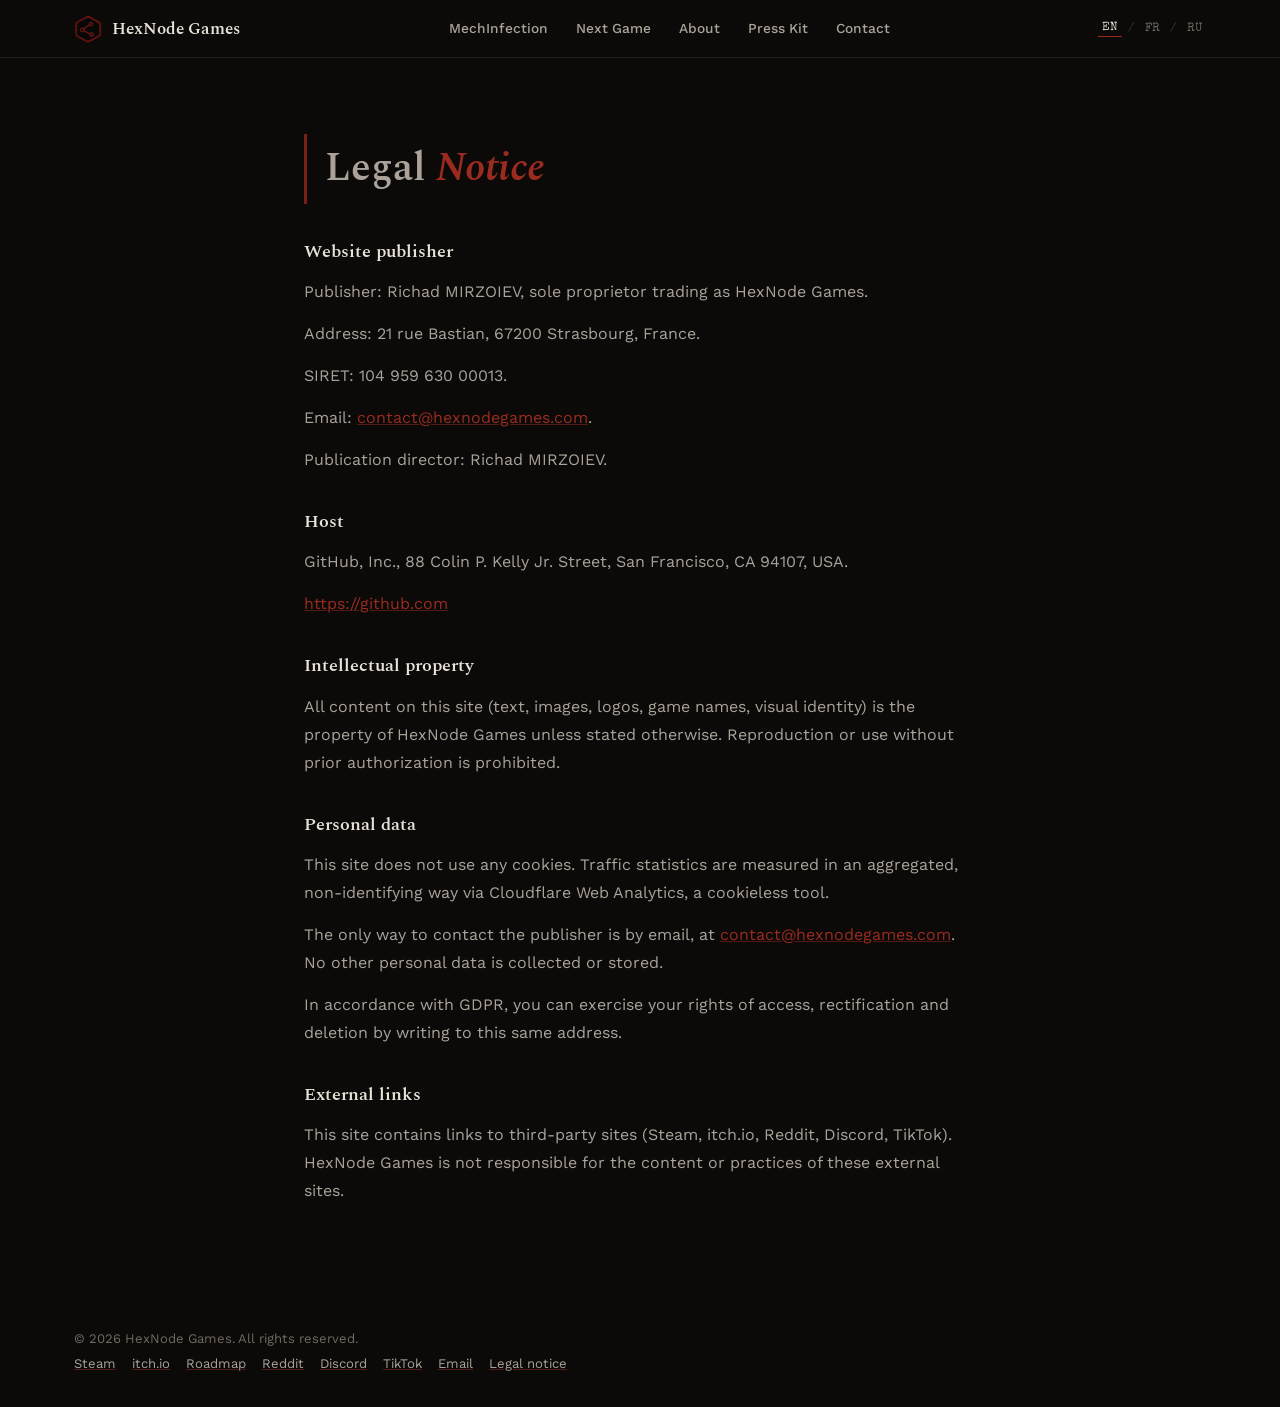
<file: legal/index.html>
<!DOCTYPE html>
<html lang="en">
<head>
<meta charset="UTF-8">
<meta name="viewport" content="width=device-width, initial-scale=1.0">
<title>Legal Notice - HexNode Games</title>
<meta name="description" content="Legal notice for the HexNode Games website.">
<link rel="canonical" href="https://hexnodegames.com/legal/">
<link rel="alternate" hreflang="en" href="https://hexnodegames.com/legal/">
<link rel="alternate" hreflang="fr" href="https://hexnodegames.com/fr/mentions-legales/">
<link rel="alternate" hreflang="ru" href="https://hexnodegames.com/ru/legal/">
<link rel="alternate" hreflang="x-default" href="https://hexnodegames.com/legal/">

<meta property="og:title" content="Legal Notice - HexNode Games">
<meta property="og:description" content="Legal notice for the HexNode Games website.">
<meta property="og:image" content="https://hexnodegames.com/assets/og-image.jpg">
<meta property="og:image:width" content="1200">
<meta property="og:image:height" content="630">
<meta property="og:type" content="website">
<meta property="og:url" content="https://hexnodegames.com/legal/">
<meta property="og:site_name" content="HexNode Games">
<meta property="og:locale" content="en_US">

<meta name="twitter:card" content="summary_large_image">
<meta name="twitter:title" content="Legal Notice - HexNode Games">
<meta name="twitter:description" content="Legal notice for the HexNode Games website.">
<meta name="twitter:image" content="https://hexnodegames.com/assets/og-image.jpg">

<link rel="icon" type="image/png" sizes="32x32" href="/assets/favicon-32.png">
<link rel="icon" type="image/png" sizes="256x256" href="/assets/logo-256.png">
<link rel="apple-touch-icon" href="/assets/logo-256.png">

<link rel="preconnect" href="https://fonts.googleapis.com">
<link rel="preconnect" href="https://fonts.gstatic.com" crossorigin>
<link href="https://fonts.googleapis.com/css2?family=Spectral:wght@500;600;700&family=Work+Sans:wght@400;500;600;700&family=Special+Elite&display=swap" rel="stylesheet">

<link rel="stylesheet" href="/style.css">
</head>
<body>

<header class="site-header">
  <div class="nav">
    <a class="brand" href="/">
      <img src="/assets/logo-256.png" alt="HexNode Games logo">
      <span>HexNode Games</span>
    </a>
    <button class="menu-toggle" aria-label="Toggle menu" aria-expanded="false">&#9776;</button>
    <nav class="links">
      <a href="/mechinfection/">MechInfection</a>
      <a href="/#sla">Next Game</a>
      <a href="/#about">About</a>
      <a href="/#presskit">Press Kit</a>
      <a href="/#contact">Contact</a>
      <div class="lang-switch mobile-lang" aria-label="Language"><a href="/" aria-current="true">EN</a><span class="sep">/</span><a href="/fr/">FR</a><span class="sep">/</span><a href="/ru/">RU</a></div>
    </nav>
    <div class="lang-switch" aria-label="Language"><a href="/" aria-current="true">EN</a><span class="sep">/</span><a href="/fr/">FR</a><span class="sep">/</span><a href="/ru/">RU</a></div>
  </div>
</header>

<main>
<section>
  <div class="wrap legal-content">
    <h2 class="section-title reveal">Legal <span>Notice</span></h2>
    <h3>Website publisher</h3>
<p>Publisher: Richad MIRZOIEV, sole proprietor trading as HexNode Games.</p>
<p>Address: 21 rue Bastian, 67200 Strasbourg, France.</p>
<p>SIRET: 104 959 630 00013.</p>
<p>Email: <a href="mailto:contact@hexnodegames.com">contact@hexnodegames.com</a>.</p>
<p>Publication director: Richad MIRZOIEV.</p>
<h3>Host</h3>
<p>GitHub, Inc., 88 Colin P. Kelly Jr. Street, San Francisco, CA 94107, USA.</p>
<p><a href="https://github.com" target="_blank" rel="noopener">https://github.com</a></p>
<h3>Intellectual property</h3>
<p>All content on this site (text, images, logos, game names, visual identity) is the property of HexNode Games unless stated otherwise. Reproduction or use without prior authorization is prohibited.</p>
<h3>Personal data</h3>
<p>This site does not use any cookies. Traffic statistics are measured in an aggregated, non-identifying way via Cloudflare Web Analytics, a cookieless tool.</p>
<p>The only way to contact the publisher is by email, at <a href="mailto:contact@hexnodegames.com">contact@hexnodegames.com</a>. No other personal data is collected or stored.</p>
<p>In accordance with GDPR, you can exercise your rights of access, rectification and deletion by writing to this same address.</p>
<h3>External links</h3>
<p>This site contains links to third-party sites (Steam, itch.io, Reddit, Discord, TikTok). HexNode Games is not responsible for the content or practices of these external sites.</p>
  </div>
</section>
</main>

<footer>
  <div>&copy; 2026 HexNode Games. All rights reserved.</div>
  <div class="foot-links">
    <a href="https://store.steampowered.com/app/5141350/MechInfection/?utm_source=hexnodegames.com&amp;utm_medium=website&amp;utm_campaign=footer&amp;utm_content=en" target="_blank" rel="noopener">Steam</a>
    <a href="https://hexnode-games.itch.io/mechinfection" target="_blank" rel="noopener">itch.io</a>
    <a href="https://flecsodev.github.io/mechinfection-roadmap/" target="_blank" rel="noopener">Roadmap</a>
    <a href="https://www.reddit.com/r/Mechinfection/" target="_blank" rel="noopener">Reddit</a>
    <a href="https://discord.gg/ajbAXWmxcX" target="_blank" rel="noopener">Discord</a>
    <a href="https://www.tiktok.com/@hexnodegames" target="_blank" rel="noopener">TikTok</a>
    <a href="mailto:contact@hexnodegames.com">Email</a>
    <a href="/legal/">Legal notice</a>
  </div>
</footer>


<script src="/script.js"></script>
<script defer src="https://static.cloudflareinsights.com/beacon.min.js" data-cf-beacon='{"token": "6ed43d34957a49fcb90ec8e43f7db523"}'></script>
</body>
</html>
</file>
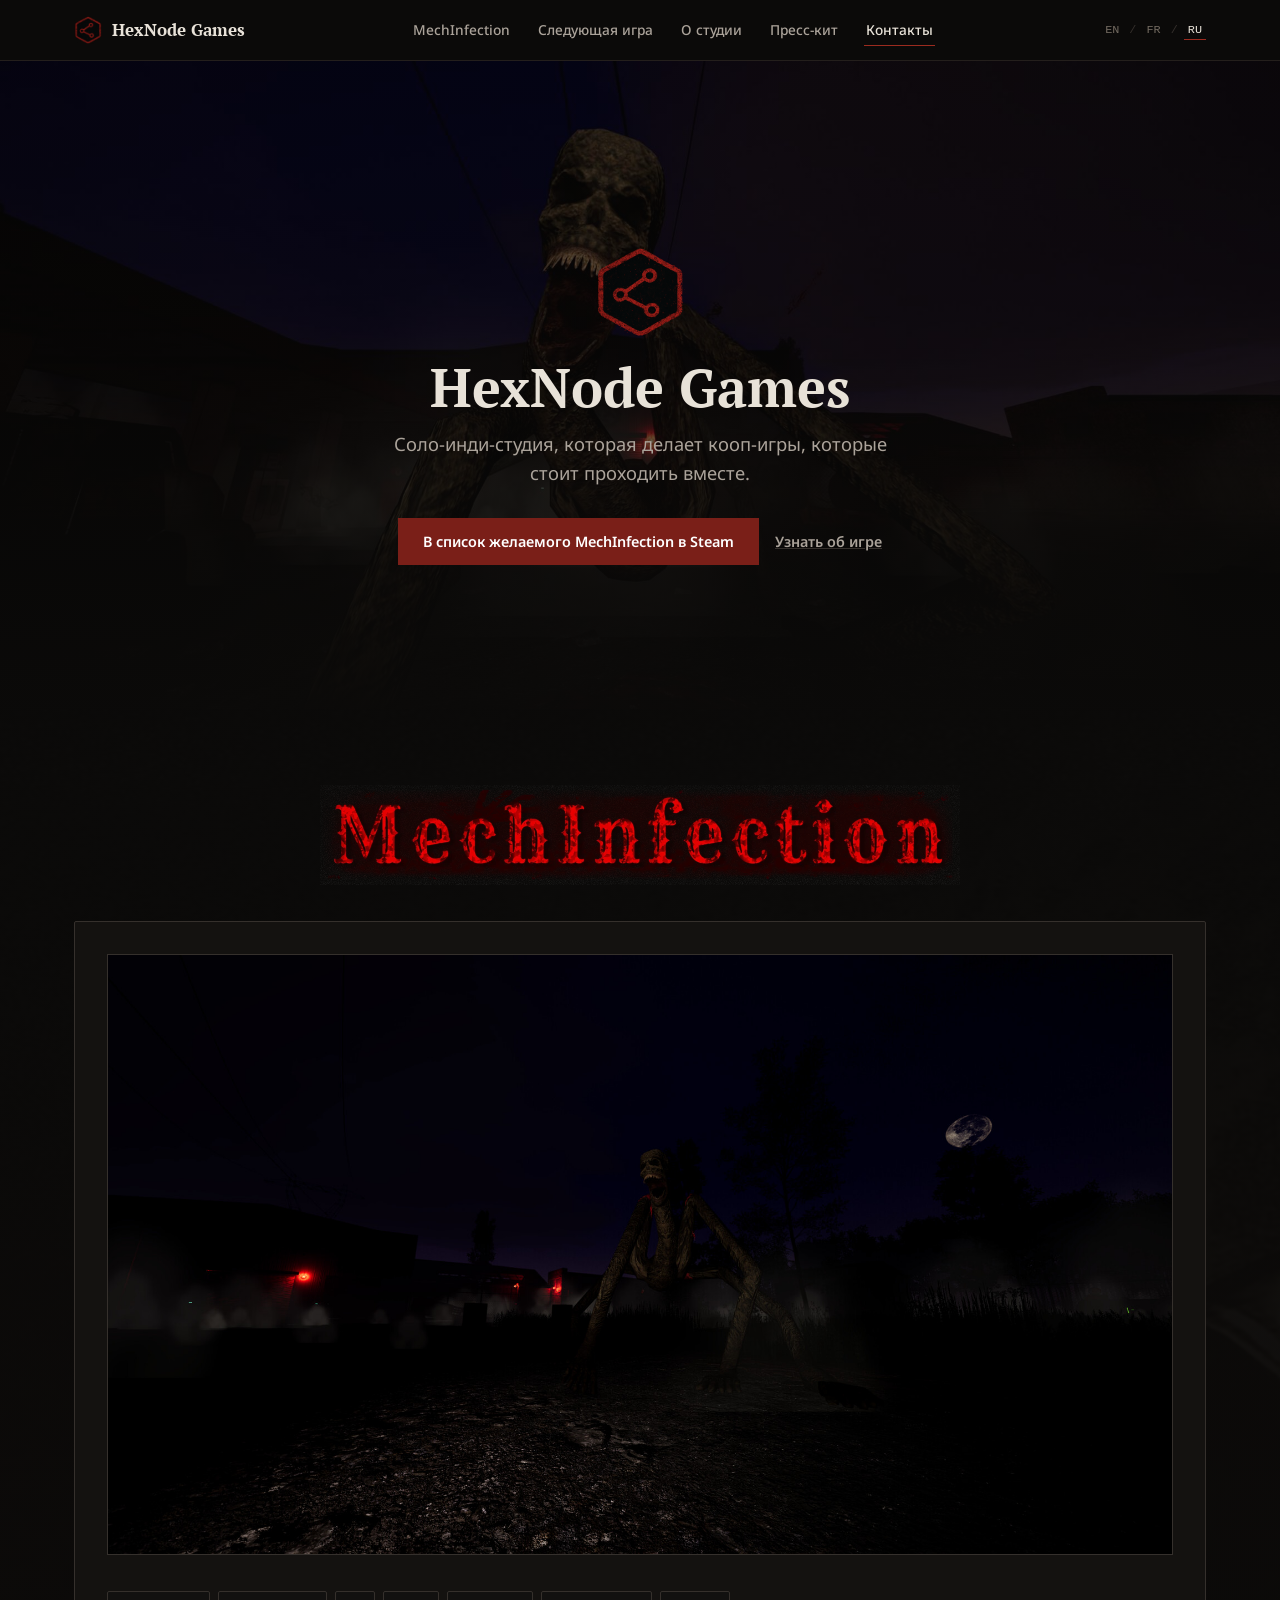
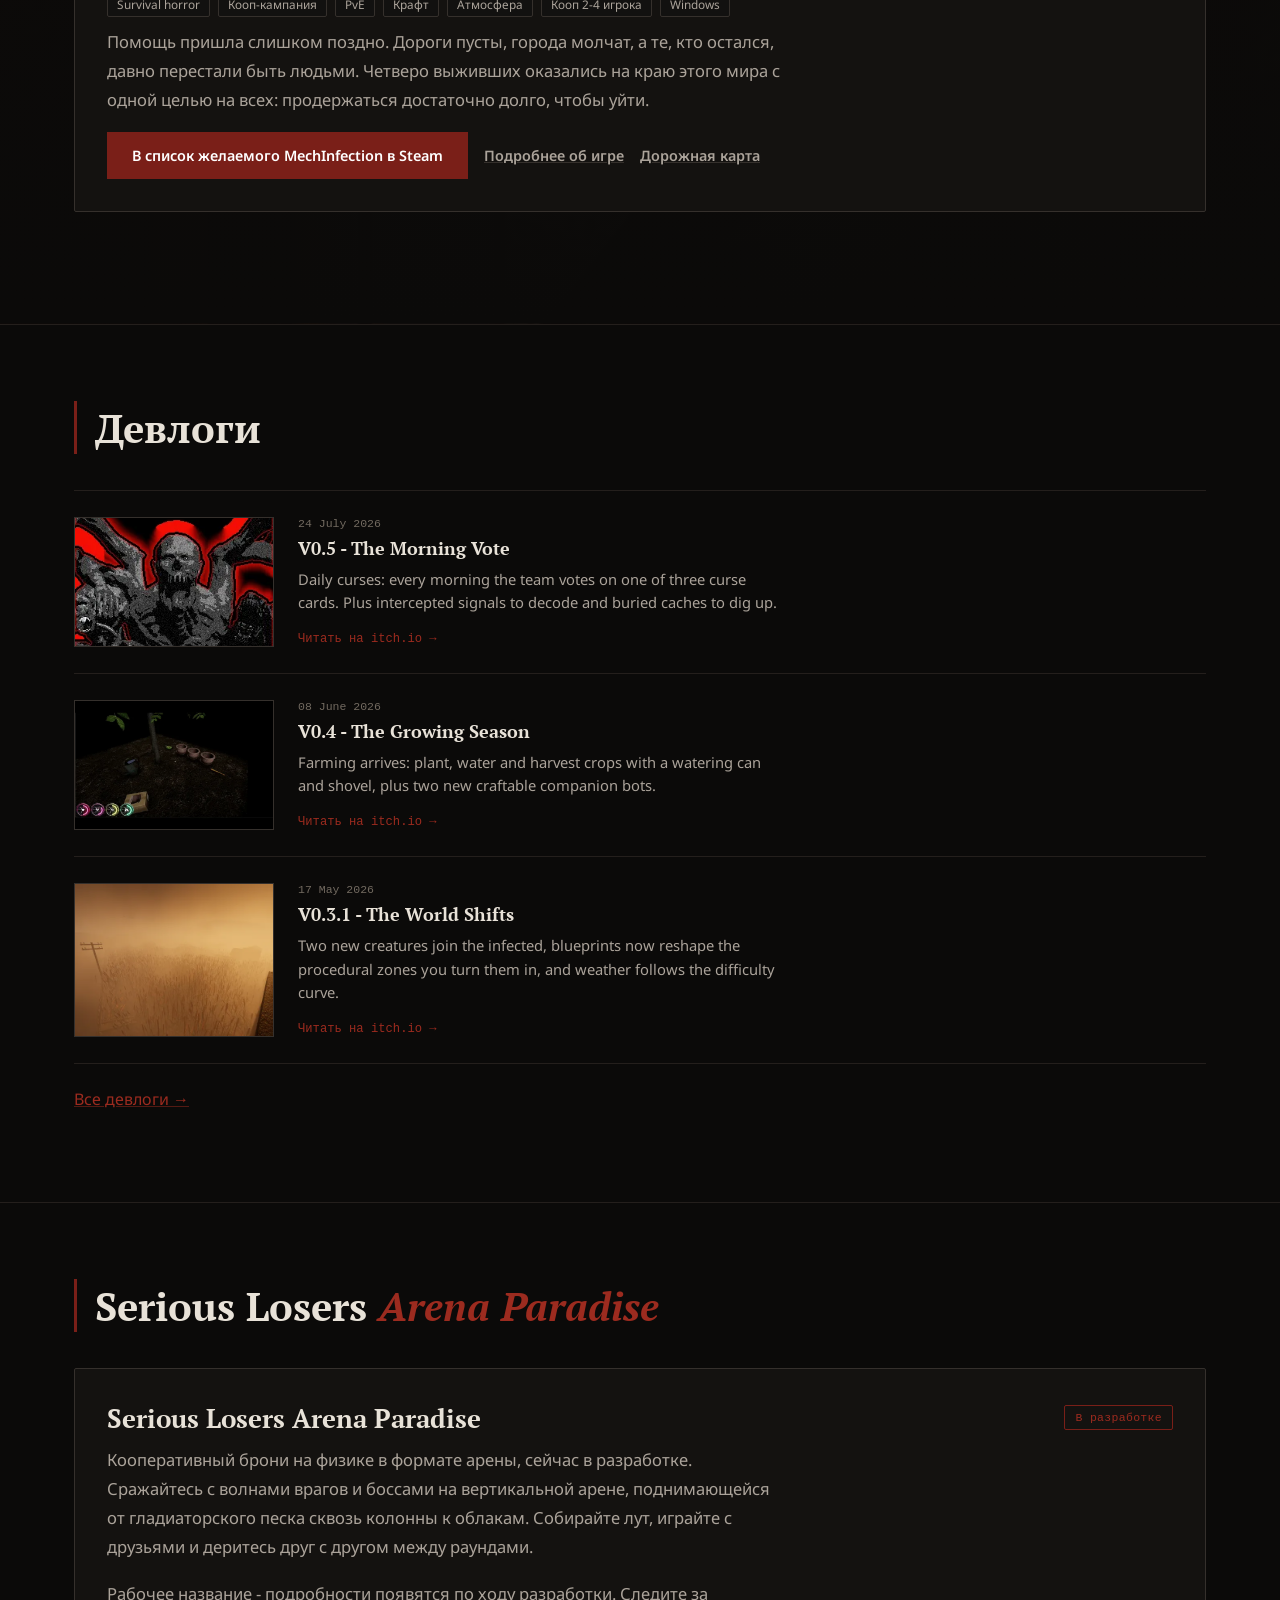
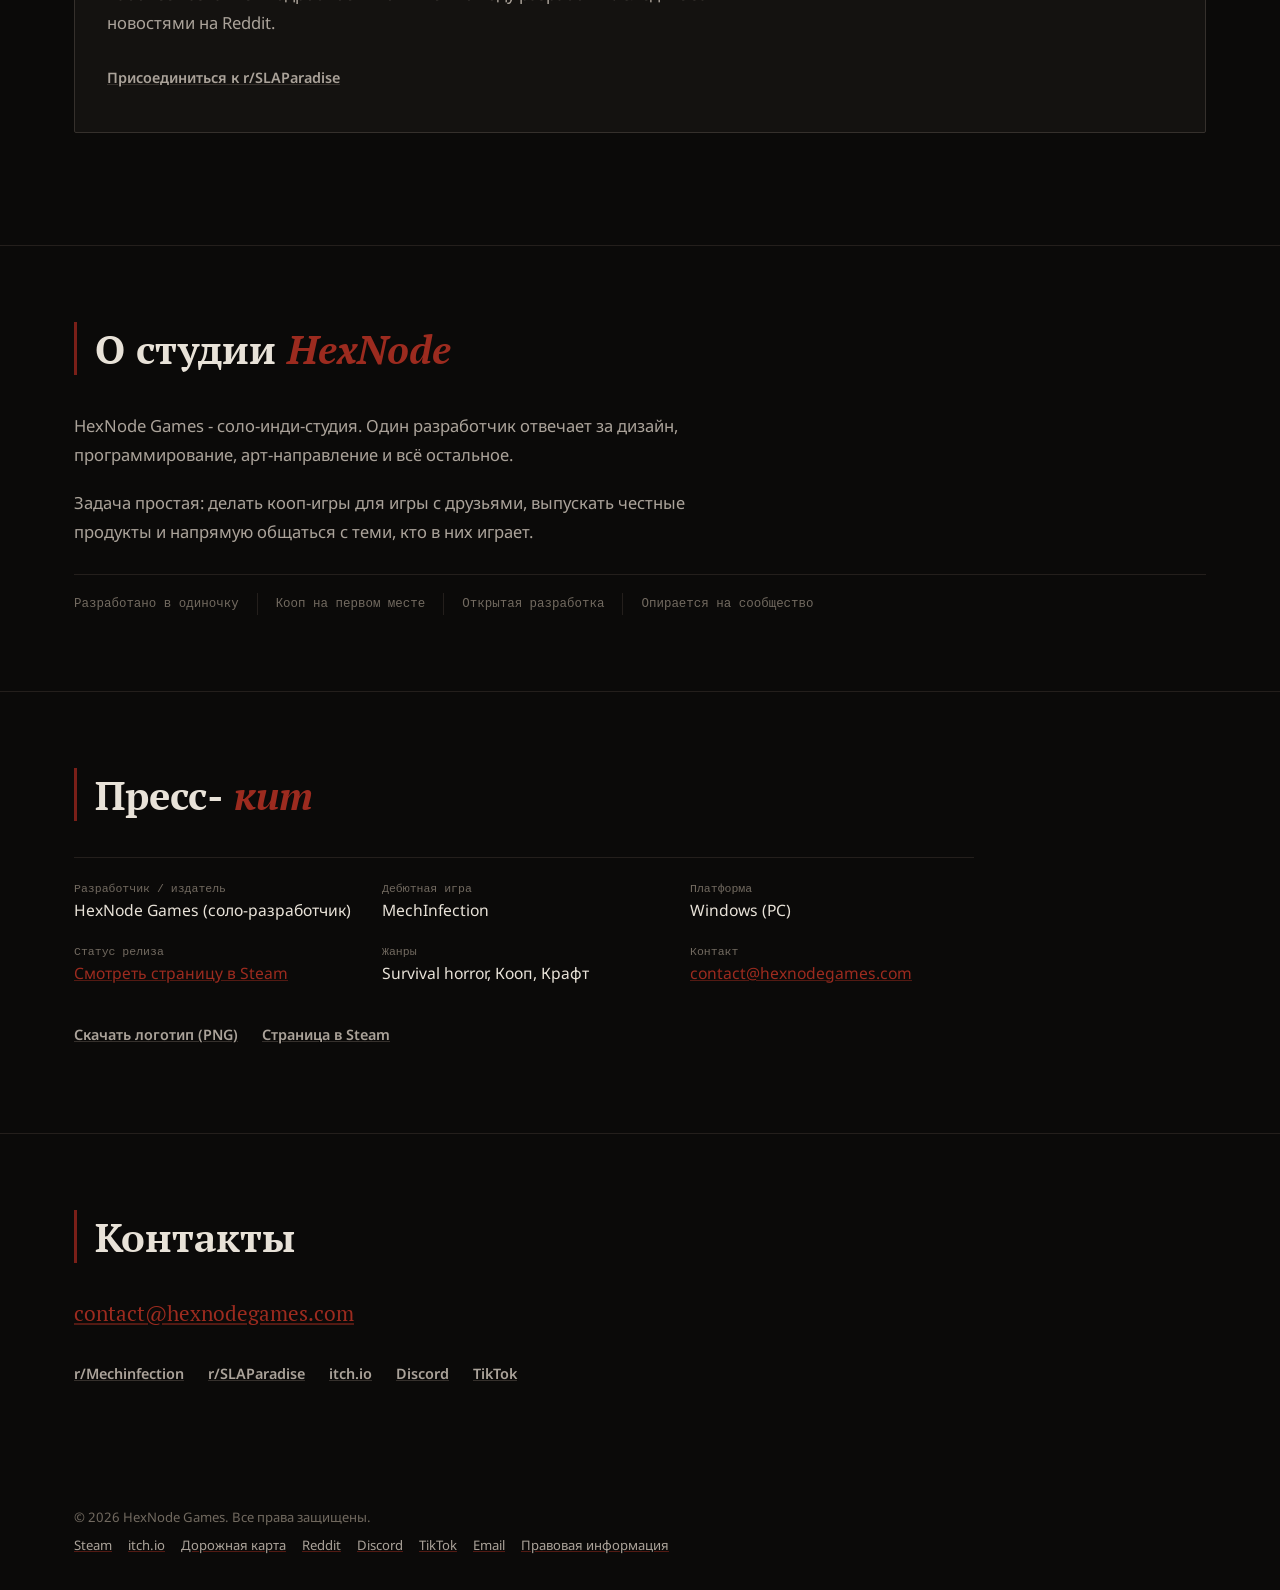
<file: ru/index.html>
<!DOCTYPE html>
<html lang="ru">
<head>
<meta charset="UTF-8">
<meta name="viewport" content="width=device-width, initial-scale=1.0">
<title>HexNode Games - соло-инди-студия</title>
<meta name="description" content="HexNode Games - соло-инди-студия. Разработчик MechInfection, кооп survival horror на 2-4 игроков для Steam, и Serious Losers Arena Paradise, будущего кооп-брони на физике в формате арены.">
<link rel="canonical" href="https://hexnodegames.com/ru/">
<link rel="alternate" hreflang="en" href="https://hexnodegames.com/">
<link rel="alternate" hreflang="fr" href="https://hexnodegames.com/fr/">
<link rel="alternate" hreflang="ru" href="https://hexnodegames.com/ru/">
<link rel="alternate" hreflang="x-default" href="https://hexnodegames.com/">

<meta property="og:title" content="HexNode Games - соло-инди-студия">
<meta property="og:description" content="HexNode Games - соло-инди-студия. Разработчик MechInfection, кооп survival horror на 2-4 игроков для Steam, и Serious Losers Arena Paradise, будущего кооп-брони на физике в формате арены.">
<meta property="og:image" content="https://hexnodegames.com/assets/og-image.jpg">
<meta property="og:image:width" content="1200">
<meta property="og:image:height" content="630">
<meta property="og:type" content="website">
<meta property="og:url" content="https://hexnodegames.com/ru/">
<meta property="og:site_name" content="HexNode Games">
<meta property="og:locale" content="ru_RU">

<meta name="twitter:card" content="summary_large_image">
<meta name="twitter:title" content="HexNode Games - соло-инди-студия">
<meta name="twitter:description" content="HexNode Games - соло-инди-студия. Разработчик MechInfection, кооп survival horror на 2-4 игроков для Steam, и Serious Losers Arena Paradise, будущего кооп-брони на физике в формате арены.">
<meta name="twitter:image" content="https://hexnodegames.com/assets/og-image.jpg">

<link rel="icon" type="image/png" sizes="32x32" href="/assets/favicon-32.png">
<link rel="icon" type="image/png" sizes="256x256" href="/assets/logo-256.png">
<link rel="apple-touch-icon" href="/assets/logo-256.png">

<link rel="preconnect" href="https://fonts.googleapis.com">
<link rel="preconnect" href="https://fonts.gstatic.com" crossorigin>
<link href="https://fonts.googleapis.com/css2?family=Spectral:wght@500;600;700&family=Work+Sans:wght@400;500;600;700&family=Special+Elite&family=PT+Serif:wght@400;600;700&family=Noto+Sans:wght@400;500;600;700&family=Cousine&display=swap" rel="stylesheet">

<link rel="stylesheet" href="/style.css">
<script type="application/ld+json">
{
  "@context": "https://schema.org",
  "@type": "Organization",
  "name": "HexNode Games",
  "url": "https://hexnodegames.com/",
  "logo": "https://hexnodegames.com/assets/logo-256.png",
  "email": "contact@hexnodegames.com",
  "sameAs": [
    "https://www.reddit.com/r/Mechinfection/",
    "https://www.reddit.com/r/SLAParadise/",
    "https://hexnode-games.itch.io/mechinfection",
    "https://store.steampowered.com/app/5141350/MechInfection/",
    "https://discord.gg/ajbAXWmxcX",
    "https://www.tiktok.com/@hexnodegames"
  ]
}
</script>
<script type="application/ld+json">
{
  "@context": "https://schema.org",
  "@type": "VideoGame",
  "name": "MechInfection",
  "description": "MechInfection - кооп survival horror на 2-4 игроков. Добывайте припасы днём, защищайте укрытие ночью - в мире, который меняется под ногами.",
  "genre": ["Survival Horror", "Survival", "Horror", "Co-op"],
  "operatingSystem": "Windows",
  "applicationCategory": "Game",
  "url": "https://store.steampowered.com/app/5141350/MechInfection/",
  "image": "https://hexnodegames.com/assets/og-image.jpg",
  "author": { "@type": "Organization", "name": "HexNode Games" },
  "publisher": { "@type": "Organization", "name": "HexNode Games" }
}
</script>
</head>
<body>

<header class="site-header">
  <div class="nav">
    <a class="brand" href="/ru/">
      <img src="/assets/logo-256.png" alt="HexNode Games logo">
      <span>HexNode Games</span>
    </a>
    <button class="menu-toggle" aria-label="Toggle menu" aria-expanded="false">&#9776;</button>
    <nav class="links">
      <a href="#mechinfection" class="active">MechInfection</a>
      <a href="#sla">Следующая игра</a>
      <a href="#about">О студии</a>
      <a href="#presskit">Пресс-кит</a>
      <a href="#contact">Контакты</a>
      <div class="lang-switch mobile-lang" aria-label="Язык"><a href="/">EN</a><span class="sep">/</span><a href="/fr/">FR</a><span class="sep">/</span><a href="/ru/" aria-current="true">RU</a></div>
    </nav>
    <div class="lang-switch" aria-label="Язык"><a href="/">EN</a><span class="sep">/</span><a href="/fr/">FR</a><span class="sep">/</span><a href="/ru/" aria-current="true">RU</a></div>
  </div>
</header>

<section class="hero" id="top">
  <div class="hero-inner">
    <img class="logo" src="/assets/logo-256.png" alt="HexNode Games logo" width="108" height="108">
    <h1>HexNode Games</h1>
    <p class="tagline">Соло-инди-студия, которая делает кооп-игры, которые стоит проходить вместе.</p>
    <div class="btn-row">
      <a class="btn" href="https://store.steampowered.com/app/5141350/MechInfection/?utm_source=hexnodegames.com&amp;utm_medium=website&amp;utm_campaign=hero&amp;utm_content=ru" target="_blank" rel="noopener">В список желаемого MechInfection в Steam</a>
      <a class="btn secondary" href="#mechinfection">Узнать об игре</a>
    </div>
  </div>
</section>

<main>

<section id="mechinfection" class="mechinfection-section">
  <div class="wrap">
    <h2 class="section-title section-logo reveal"><img src="/assets/mechinfection-library-logo.webp" alt="MechInfection" width="1280" height="200"></h2>

    <div class="card reveal">
      <div class="game-header">
        <img src="/assets/ss_full_1.jpg" alt="MechInfection key art showing survivors in a ruined, infected world" loading="lazy">
      </div>
      <div class="game-title">
        <h3 class="visually-hidden">MechInfection</h3>
      </div>
      <div class="tag-row">
        <span class="tag">Survival horror</span>
        <span class="tag">Кооп-кампания</span>
        <span class="tag">PvE</span>
        <span class="tag">Крафт</span>
        <span class="tag">Атмосфера</span>
        <span class="tag">Кооп 2-4 игрока</span>
        <span class="tag">Windows</span>
      </div>
      <p class="pitch">Помощь пришла слишком поздно. Дороги пусты, города молчат, а те, кто остался, давно перестали быть людьми. Четверо выживших оказались на краю этого мира с одной целью на всех: продержаться достаточно долго, чтобы уйти.</p>

      <div class="btn-row">
        <a class="btn" href="https://store.steampowered.com/app/5141350/MechInfection/?utm_source=hexnodegames.com&amp;utm_medium=website&amp;utm_campaign=home_game&amp;utm_content=ru" target="_blank" rel="noopener">В список желаемого MechInfection в Steam</a>
        <a class="btn secondary" href="/ru/mechinfection/">Подробнее об игре</a>
        <a class="btn secondary" href="https://flecsodev.github.io/mechinfection-roadmap/" target="_blank" rel="noopener">Дорожная карта</a>
      </div>
    </div>
  </div>
</section>

<section id="devlogs">
  <div class="wrap">
    <h2 class="section-title reveal">Девлоги</h2>
    <ul class="devlog-list reveal">
      <li class="devlog-item">
        <a class="devlog-thumb" href="https://hexnode-games.itch.io/mechinfection/devlog/1601439/v05-the-morning-vote" target="_blank" rel="noopener">
          <img src="/assets/devlog/devlog-1601439.webp" alt="V0.5 - The Morning Vote" loading="lazy">
        </a>
        <div>
          <span class="devlog-date">24 July 2026</span>
          <h3><a href="https://hexnode-games.itch.io/mechinfection/devlog/1601439/v05-the-morning-vote" target="_blank" rel="noopener">V0.5 - The Morning Vote</a></h3>
          <p>Daily curses: every morning the team votes on one of three curse cards. Plus intercepted signals to decode and buried caches to dig up.</p>
          <a class="devlog-link" href="https://hexnode-games.itch.io/mechinfection/devlog/1601439/v05-the-morning-vote" target="_blank" rel="noopener">Читать на itch.io &#8594;</a>
        </div>
      </li>
      <li class="devlog-item">
        <a class="devlog-thumb" href="https://hexnode-games.itch.io/mechinfection/devlog/1547656/v04-the-growing-season" target="_blank" rel="noopener">
          <img src="/assets/devlog/devlog-1547656.webp" alt="V0.4 - The Growing Season" loading="lazy">
        </a>
        <div>
          <span class="devlog-date">08 June 2026</span>
          <h3><a href="https://hexnode-games.itch.io/mechinfection/devlog/1547656/v04-the-growing-season" target="_blank" rel="noopener">V0.4 - The Growing Season</a></h3>
          <p>Farming arrives: plant, water and harvest crops with a watering can and shovel, plus two new craftable companion bots.</p>
          <a class="devlog-link" href="https://hexnode-games.itch.io/mechinfection/devlog/1547656/v04-the-growing-season" target="_blank" rel="noopener">Читать на itch.io &#8594;</a>
        </div>
      </li>
      <li class="devlog-item">
        <a class="devlog-thumb" href="https://hexnode-games.itch.io/mechinfection/devlog/1525683/v031-the-world-shifts" target="_blank" rel="noopener">
          <img src="/assets/devlog/devlog-1525683.webp" alt="V0.3.1 - The World Shifts" loading="lazy">
        </a>
        <div>
          <span class="devlog-date">17 May 2026</span>
          <h3><a href="https://hexnode-games.itch.io/mechinfection/devlog/1525683/v031-the-world-shifts" target="_blank" rel="noopener">V0.3.1 - The World Shifts</a></h3>
          <p>Two new creatures join the infected, blueprints now reshape the procedural zones you turn them in, and weather follows the difficulty curve.</p>
          <a class="devlog-link" href="https://hexnode-games.itch.io/mechinfection/devlog/1525683/v031-the-world-shifts" target="_blank" rel="noopener">Читать на itch.io &#8594;</a>
        </div>
      </li>
    </ul>
    <p class="devlog-all"><a href="/ru/mechinfection/#devlogs">Все девлоги &#8594;</a></p>
  </div>
</section>

<section id="sla">
  <div class="wrap">
    <h2 class="section-title reveal">Serious Losers <span>Arena Paradise</span></h2>

    <div class="card reveal">
      <div class="game-title">
        <h3>Serious Losers Arena Paradise</h3>
        <span class="badge">В разработке</span>
      </div>
      <p class="pitch">Кооперативный брони на физике в формате арены, сейчас в разработке. Сражайтесь с волнами врагов и боссами на вертикальной арене, поднимающейся от гладиаторского песка сквозь колонны к облакам. Собирайте лут, играйте с друзьями и деритесь друг с другом между раундами.</p>
      <p class="pitch">Рабочее название - подробности появятся по ходу разработки. Следите за новостями на Reddit.</p>
      <div class="btn-row">
        <a class="btn secondary" href="https://www.reddit.com/r/SLAParadise/" target="_blank" rel="noopener">Присоединиться к r/SLAParadise</a>
      </div>
    </div>
  </div>
</section>

<section id="about" class="about">
  <div class="wrap">
    <h2 class="section-title reveal">О студии <span>HexNode</span></h2>
    <p class="reveal">HexNode Games - соло-инди-студия. Один разработчик отвечает за дизайн, программирование, арт-направление и всё остальное.</p>
    <p class="reveal">Задача простая: делать кооп-игры для игры с друзьями, выпускать честные продукты и напрямую общаться с теми, кто в них играет.</p>
    <div class="values-row reveal">
      <span>Разработано в одиночку</span><span>Кооп на первом месте</span><span>Открытая разработка</span><span>Опирается на сообщество</span>
    </div>
  </div>
</section>

<section id="presskit">
  <div class="wrap">
    <h2 class="section-title reveal">Пресс- <span>кит</span></h2>
    <dl class="press-grid reveal">
      <div>
        <dt>Разработчик / издатель</dt>
        <dd>HexNode Games (соло-разработчик)</dd>
      </div>
      <div>
        <dt>Дебютная игра</dt>
        <dd>MechInfection</dd>
      </div>
      <div>
        <dt>Платформа</dt>
        <dd>Windows (PC)</dd>
      </div>
      <div>
        <dt>Статус релиза</dt>
        <dd><a href="https://store.steampowered.com/app/5141350/MechInfection/?utm_source=hexnodegames.com&amp;utm_medium=website&amp;utm_campaign=presskit&amp;utm_content=ru" target="_blank" rel="noopener">Смотреть страницу в Steam</a></dd>
      </div>
      <div>
        <dt>Жанры</dt>
        <dd>Survival horror, Кооп, Крафт</dd>
      </div>
      <div>
        <dt>Контакт</dt>
        <dd><a href="mailto:contact@hexnodegames.com">contact@hexnodegames.com</a></dd>
      </div>
    </dl>
    <div class="press-actions reveal">
      <a class="btn secondary" href="/assets/logo.png" download>Скачать логотип (PNG)</a>
      <a class="btn secondary" href="https://store.steampowered.com/app/5141350/MechInfection/?utm_source=hexnodegames.com&amp;utm_medium=website&amp;utm_campaign=presskit&amp;utm_content=ru" target="_blank" rel="noopener">Страница в Steam</a>
    </div>
  </div>
</section>

<section id="contact" class="contact">
  <div class="wrap">
    <h2 class="section-title reveal">Контакты</h2>
    <p class="email reveal"><a href="mailto:contact@hexnodegames.com">contact@hexnodegames.com</a></p>
    <div class="community reveal">
      <a class="btn secondary" href="https://www.reddit.com/r/Mechinfection/" target="_blank" rel="noopener">r/Mechinfection</a>
      <a class="btn secondary" href="https://www.reddit.com/r/SLAParadise/" target="_blank" rel="noopener">r/SLAParadise</a>
      <a class="btn secondary" href="https://hexnode-games.itch.io/mechinfection" target="_blank" rel="noopener">itch.io</a>
      <a class="btn secondary" href="https://discord.gg/ajbAXWmxcX" target="_blank" rel="noopener">Discord</a>
      <a class="btn secondary" href="https://www.tiktok.com/@hexnodegames" target="_blank" rel="noopener">TikTok</a>
    </div>
  </div>
</section>

</main>

<footer>
  <div>&copy; 2026 HexNode Games. Все права защищены.</div>
  <div class="foot-links">
    <a href="https://store.steampowered.com/app/5141350/MechInfection/?utm_source=hexnodegames.com&amp;utm_medium=website&amp;utm_campaign=footer&amp;utm_content=ru" target="_blank" rel="noopener">Steam</a>
    <a href="https://hexnode-games.itch.io/mechinfection" target="_blank" rel="noopener">itch.io</a>
    <a href="https://flecsodev.github.io/mechinfection-roadmap/" target="_blank" rel="noopener">Дорожная карта</a>
    <a href="https://www.reddit.com/r/Mechinfection/" target="_blank" rel="noopener">Reddit</a>
    <a href="https://discord.gg/ajbAXWmxcX" target="_blank" rel="noopener">Discord</a>
    <a href="https://www.tiktok.com/@hexnodegames" target="_blank" rel="noopener">TikTok</a>
    <a href="mailto:contact@hexnodegames.com">Email</a>
    <a href="/ru/legal/">Правовая информация</a>
  </div>
</footer>


<script src="/script.js"></script>
<script defer src="https://static.cloudflareinsights.com/beacon.min.js" data-cf-beacon='{"token": "6ed43d34957a49fcb90ec8e43f7db523"}'></script>
</body>
</html>
</file>
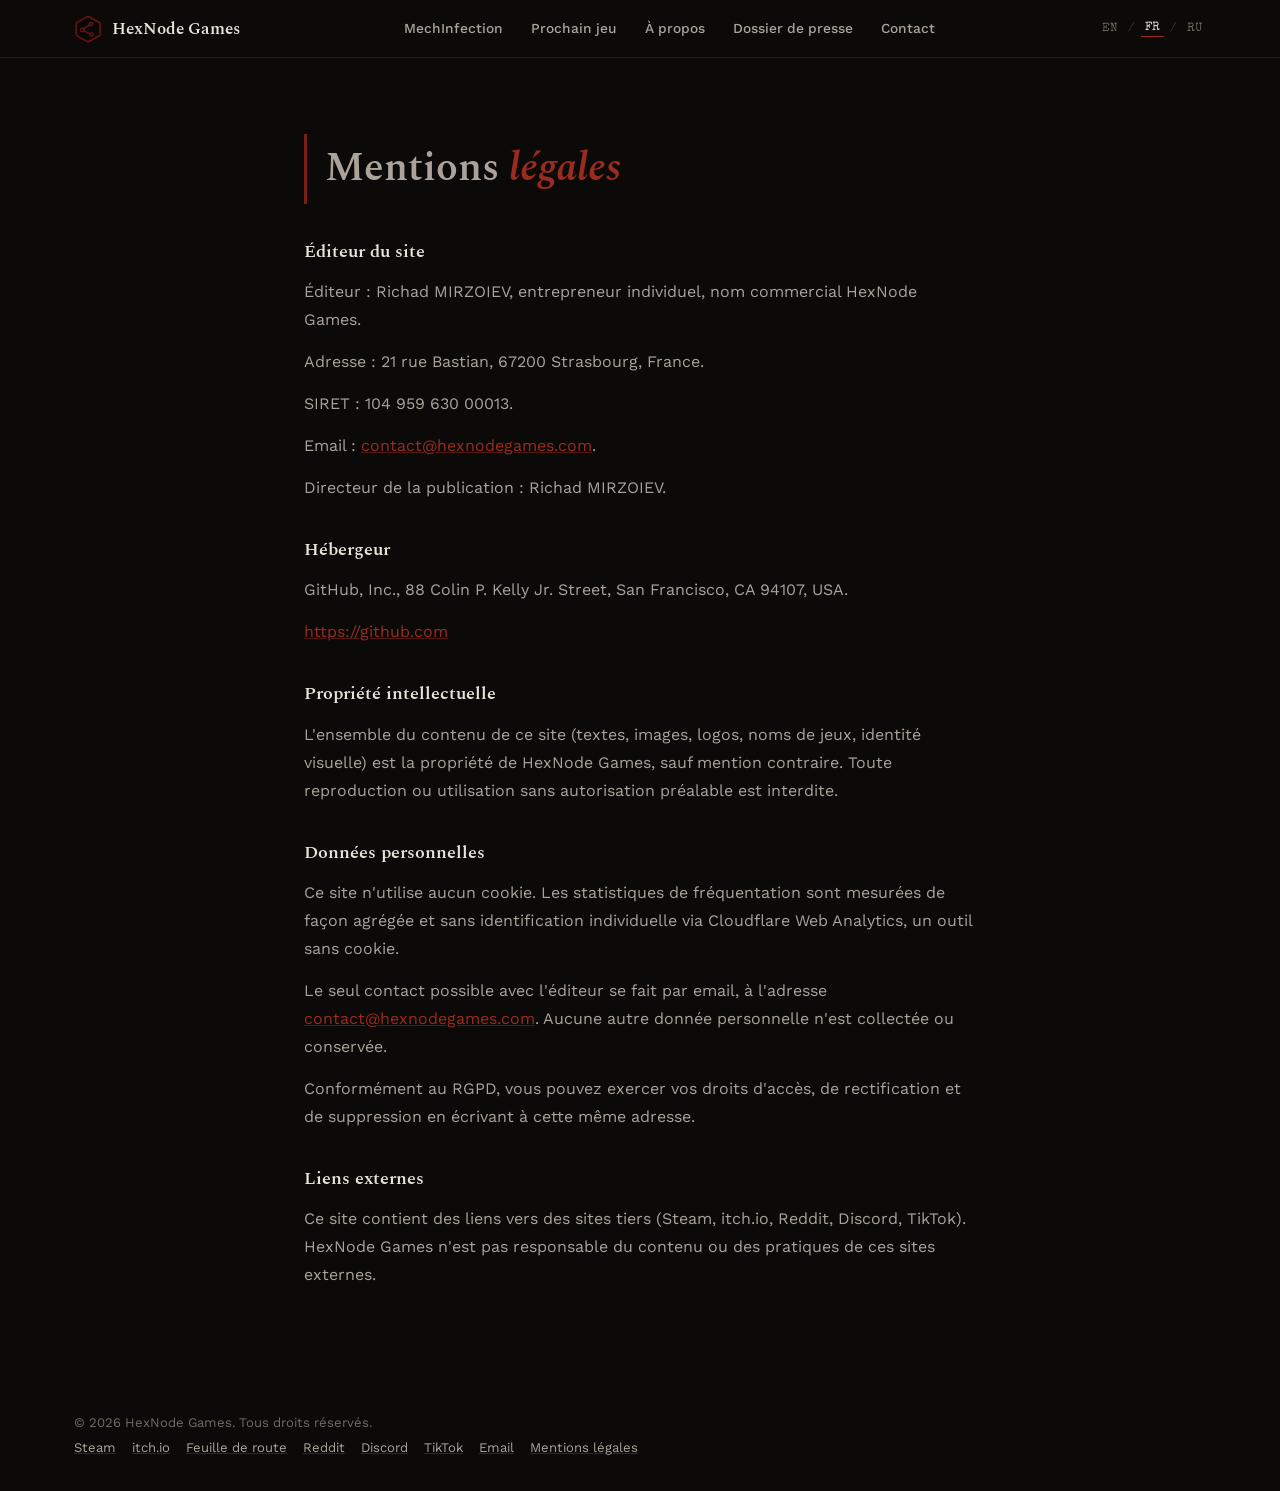
<file: fr/mentions-legales/index.html>
<!DOCTYPE html>
<html lang="fr">
<head>
<meta charset="UTF-8">
<meta name="viewport" content="width=device-width, initial-scale=1.0">
<title>Mentions légales - HexNode Games</title>
<meta name="description" content="Mentions légales du site HexNode Games, conformément à l'article 6 III de la LCEN.">
<link rel="canonical" href="https://hexnodegames.com/fr/mentions-legales/">
<link rel="alternate" hreflang="en" href="https://hexnodegames.com/legal/">
<link rel="alternate" hreflang="fr" href="https://hexnodegames.com/fr/mentions-legales/">
<link rel="alternate" hreflang="ru" href="https://hexnodegames.com/ru/legal/">
<link rel="alternate" hreflang="x-default" href="https://hexnodegames.com/legal/">

<meta property="og:title" content="Mentions légales - HexNode Games">
<meta property="og:description" content="Mentions légales du site HexNode Games, conformément à l'article 6 III de la LCEN.">
<meta property="og:image" content="https://hexnodegames.com/assets/og-image.jpg">
<meta property="og:image:width" content="1200">
<meta property="og:image:height" content="630">
<meta property="og:type" content="website">
<meta property="og:url" content="https://hexnodegames.com/fr/mentions-legales/">
<meta property="og:site_name" content="HexNode Games">
<meta property="og:locale" content="fr_FR">

<meta name="twitter:card" content="summary_large_image">
<meta name="twitter:title" content="Mentions légales - HexNode Games">
<meta name="twitter:description" content="Mentions légales du site HexNode Games, conformément à l'article 6 III de la LCEN.">
<meta name="twitter:image" content="https://hexnodegames.com/assets/og-image.jpg">

<link rel="icon" type="image/png" sizes="32x32" href="/assets/favicon-32.png">
<link rel="icon" type="image/png" sizes="256x256" href="/assets/logo-256.png">
<link rel="apple-touch-icon" href="/assets/logo-256.png">

<link rel="preconnect" href="https://fonts.googleapis.com">
<link rel="preconnect" href="https://fonts.gstatic.com" crossorigin>
<link href="https://fonts.googleapis.com/css2?family=Spectral:wght@500;600;700&family=Work+Sans:wght@400;500;600;700&family=Special+Elite&display=swap" rel="stylesheet">

<link rel="stylesheet" href="/style.css">
</head>
<body>

<header class="site-header">
  <div class="nav">
    <a class="brand" href="/fr/">
      <img src="/assets/logo-256.png" alt="HexNode Games logo">
      <span>HexNode Games</span>
    </a>
    <button class="menu-toggle" aria-label="Toggle menu" aria-expanded="false">&#9776;</button>
    <nav class="links">
      <a href="/fr/mechinfection/">MechInfection</a>
      <a href="/fr/#sla">Prochain jeu</a>
      <a href="/fr/#about">À propos</a>
      <a href="/fr/#presskit">Dossier de presse</a>
      <a href="/fr/#contact">Contact</a>
      <div class="lang-switch mobile-lang" aria-label="Langue"><a href="/">EN</a><span class="sep">/</span><a href="/fr/" aria-current="true">FR</a><span class="sep">/</span><a href="/ru/">RU</a></div>
    </nav>
    <div class="lang-switch" aria-label="Langue"><a href="/">EN</a><span class="sep">/</span><a href="/fr/" aria-current="true">FR</a><span class="sep">/</span><a href="/ru/">RU</a></div>
  </div>
</header>

<main>
<section>
  <div class="wrap legal-content">
    <h2 class="section-title reveal">Mentions <span>légales</span></h2>
    <h3>Éditeur du site</h3>
<p>Éditeur : Richad MIRZOIEV, entrepreneur individuel, nom commercial HexNode Games.</p>
<p>Adresse : 21 rue Bastian, 67200 Strasbourg, France.</p>
<p>SIRET : 104 959 630 00013.</p>
<p>Email : <a href="mailto:contact@hexnodegames.com">contact@hexnodegames.com</a>.</p>
<p>Directeur de la publication : Richad MIRZOIEV.</p>
<h3>Hébergeur</h3>
<p>GitHub, Inc., 88 Colin P. Kelly Jr. Street, San Francisco, CA 94107, USA.</p>
<p><a href="https://github.com" target="_blank" rel="noopener">https://github.com</a></p>
<h3>Propriété intellectuelle</h3>
<p>L'ensemble du contenu de ce site (textes, images, logos, noms de jeux, identité visuelle) est la propriété de HexNode Games, sauf mention contraire. Toute reproduction ou utilisation sans autorisation préalable est interdite.</p>
<h3>Données personnelles</h3>
<p>Ce site n'utilise aucun cookie. Les statistiques de fréquentation sont mesurées de façon agrégée et sans identification individuelle via Cloudflare Web Analytics, un outil sans cookie.</p>
<p>Le seul contact possible avec l'éditeur se fait par email, à l'adresse <a href="mailto:contact@hexnodegames.com">contact@hexnodegames.com</a>. Aucune autre donnée personnelle n'est collectée ou conservée.</p>
<p>Conformément au RGPD, vous pouvez exercer vos droits d'accès, de rectification et de suppression en écrivant à cette même adresse.</p>
<h3>Liens externes</h3>
<p>Ce site contient des liens vers des sites tiers (Steam, itch.io, Reddit, Discord, TikTok). HexNode Games n'est pas responsable du contenu ou des pratiques de ces sites externes.</p>
  </div>
</section>
</main>

<footer>
  <div>&copy; 2026 HexNode Games. Tous droits réservés.</div>
  <div class="foot-links">
    <a href="https://store.steampowered.com/app/5141350/MechInfection/?utm_source=hexnodegames.com&amp;utm_medium=website&amp;utm_campaign=footer&amp;utm_content=fr" target="_blank" rel="noopener">Steam</a>
    <a href="https://hexnode-games.itch.io/mechinfection" target="_blank" rel="noopener">itch.io</a>
    <a href="https://flecsodev.github.io/mechinfection-roadmap/" target="_blank" rel="noopener">Feuille de route</a>
    <a href="https://www.reddit.com/r/Mechinfection/" target="_blank" rel="noopener">Reddit</a>
    <a href="https://discord.gg/ajbAXWmxcX" target="_blank" rel="noopener">Discord</a>
    <a href="https://www.tiktok.com/@hexnodegames" target="_blank" rel="noopener">TikTok</a>
    <a href="mailto:contact@hexnodegames.com">Email</a>
    <a href="/fr/mentions-legales/">Mentions légales</a>
  </div>
</footer>


<script src="/script.js"></script>
<script defer src="https://static.cloudflareinsights.com/beacon.min.js" data-cf-beacon='{"token": "6ed43d34957a49fcb90ec8e43f7db523"}'></script>
</body>
</html>
</file>
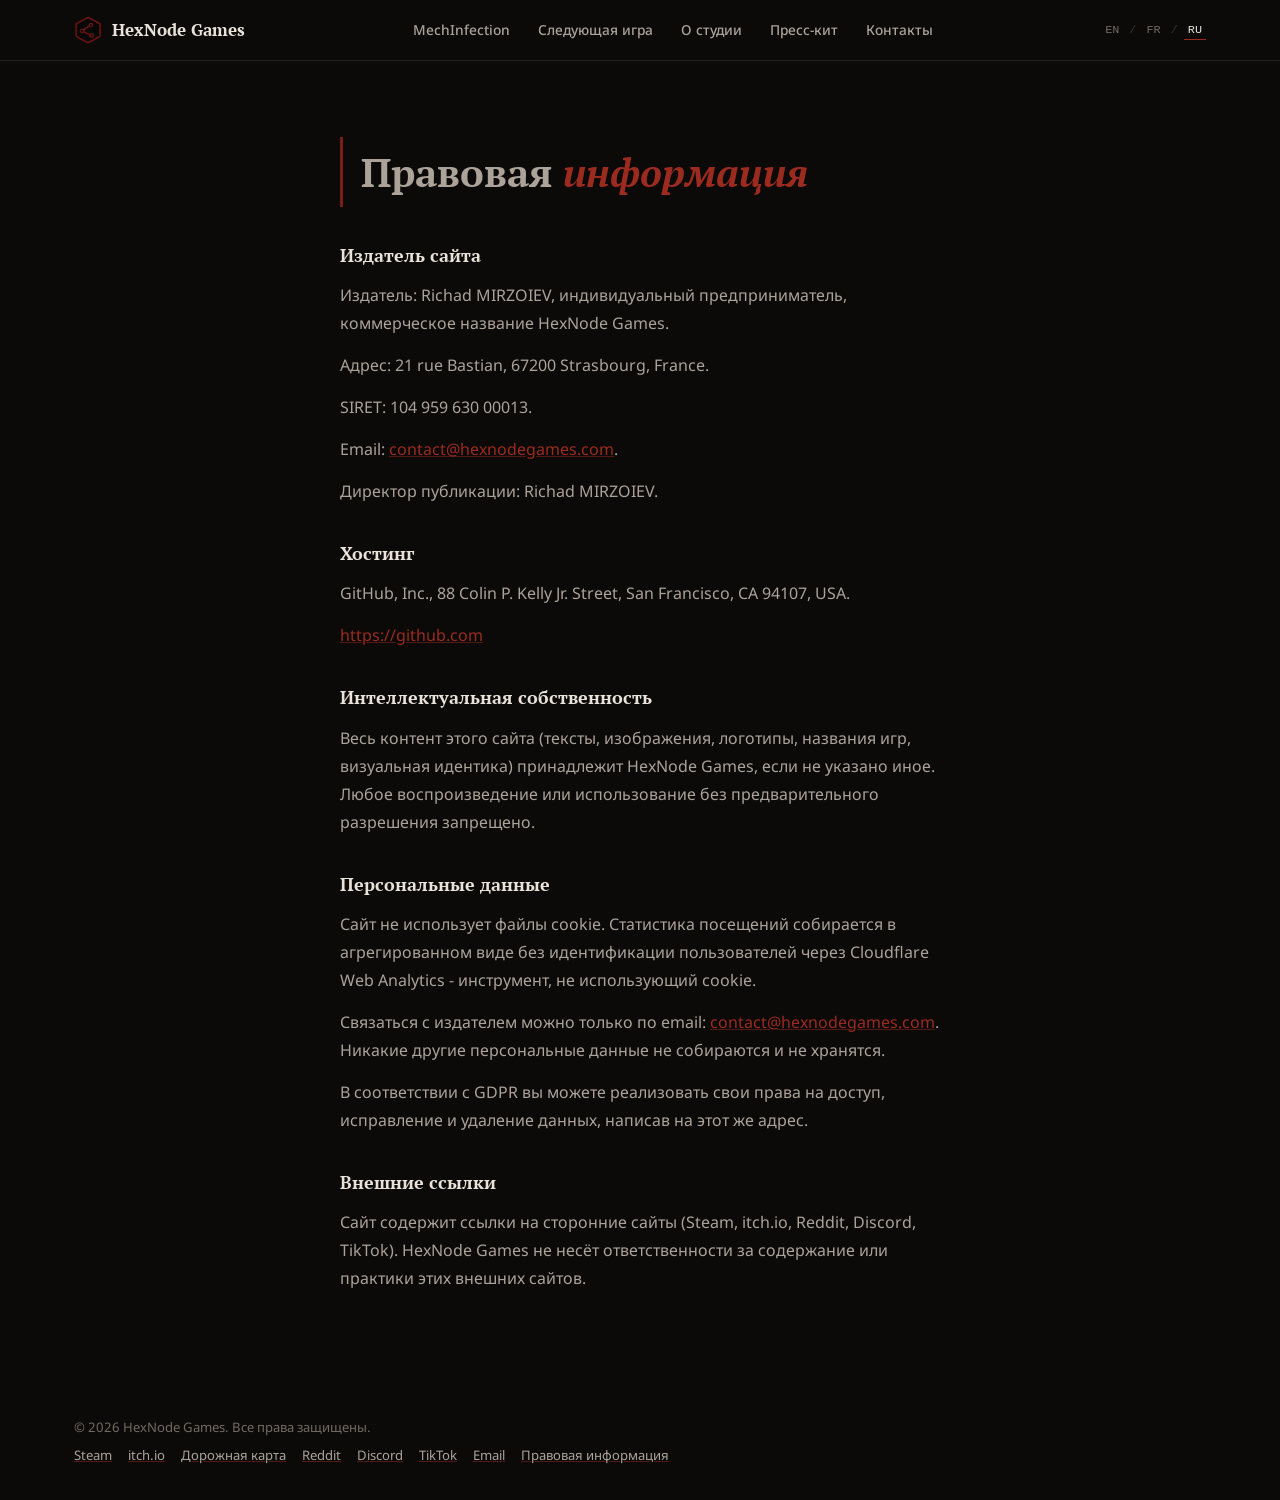
<file: ru/legal/index.html>
<!DOCTYPE html>
<html lang="ru">
<head>
<meta charset="UTF-8">
<meta name="viewport" content="width=device-width, initial-scale=1.0">
<title>Правовая информация - HexNode Games</title>
<meta name="description" content="Правовая информация о сайте HexNode Games.">
<link rel="canonical" href="https://hexnodegames.com/ru/legal/">
<link rel="alternate" hreflang="en" href="https://hexnodegames.com/legal/">
<link rel="alternate" hreflang="fr" href="https://hexnodegames.com/fr/mentions-legales/">
<link rel="alternate" hreflang="ru" href="https://hexnodegames.com/ru/legal/">
<link rel="alternate" hreflang="x-default" href="https://hexnodegames.com/legal/">

<meta property="og:title" content="Правовая информация - HexNode Games">
<meta property="og:description" content="Правовая информация о сайте HexNode Games.">
<meta property="og:image" content="https://hexnodegames.com/assets/og-image.jpg">
<meta property="og:image:width" content="1200">
<meta property="og:image:height" content="630">
<meta property="og:type" content="website">
<meta property="og:url" content="https://hexnodegames.com/ru/legal/">
<meta property="og:site_name" content="HexNode Games">
<meta property="og:locale" content="ru_RU">

<meta name="twitter:card" content="summary_large_image">
<meta name="twitter:title" content="Правовая информация - HexNode Games">
<meta name="twitter:description" content="Правовая информация о сайте HexNode Games.">
<meta name="twitter:image" content="https://hexnodegames.com/assets/og-image.jpg">

<link rel="icon" type="image/png" sizes="32x32" href="/assets/favicon-32.png">
<link rel="icon" type="image/png" sizes="256x256" href="/assets/logo-256.png">
<link rel="apple-touch-icon" href="/assets/logo-256.png">

<link rel="preconnect" href="https://fonts.googleapis.com">
<link rel="preconnect" href="https://fonts.gstatic.com" crossorigin>
<link href="https://fonts.googleapis.com/css2?family=Spectral:wght@500;600;700&family=Work+Sans:wght@400;500;600;700&family=Special+Elite&family=PT+Serif:wght@400;600;700&family=Noto+Sans:wght@400;500;600;700&family=Cousine&display=swap" rel="stylesheet">

<link rel="stylesheet" href="/style.css">
</head>
<body>

<header class="site-header">
  <div class="nav">
    <a class="brand" href="/ru/">
      <img src="/assets/logo-256.png" alt="HexNode Games logo">
      <span>HexNode Games</span>
    </a>
    <button class="menu-toggle" aria-label="Toggle menu" aria-expanded="false">&#9776;</button>
    <nav class="links">
      <a href="/ru/mechinfection/">MechInfection</a>
      <a href="/ru/#sla">Следующая игра</a>
      <a href="/ru/#about">О студии</a>
      <a href="/ru/#presskit">Пресс-кит</a>
      <a href="/ru/#contact">Контакты</a>
      <div class="lang-switch mobile-lang" aria-label="Язык"><a href="/">EN</a><span class="sep">/</span><a href="/fr/">FR</a><span class="sep">/</span><a href="/ru/" aria-current="true">RU</a></div>
    </nav>
    <div class="lang-switch" aria-label="Язык"><a href="/">EN</a><span class="sep">/</span><a href="/fr/">FR</a><span class="sep">/</span><a href="/ru/" aria-current="true">RU</a></div>
  </div>
</header>

<main>
<section>
  <div class="wrap legal-content">
    <h2 class="section-title reveal">Правовая <span>информация</span></h2>
    <h3>Издатель сайта</h3>
<p>Издатель: Richad MIRZOIEV, индивидуальный предприниматель, коммерческое название HexNode Games.</p>
<p>Адрес: 21 rue Bastian, 67200 Strasbourg, France.</p>
<p>SIRET: 104 959 630 00013.</p>
<p>Email: <a href="mailto:contact@hexnodegames.com">contact@hexnodegames.com</a>.</p>
<p>Директор публикации: Richad MIRZOIEV.</p>
<h3>Хостинг</h3>
<p>GitHub, Inc., 88 Colin P. Kelly Jr. Street, San Francisco, CA 94107, USA.</p>
<p><a href="https://github.com" target="_blank" rel="noopener">https://github.com</a></p>
<h3>Интеллектуальная собственность</h3>
<p>Весь контент этого сайта (тексты, изображения, логотипы, названия игр, визуальная идентика) принадлежит HexNode Games, если не указано иное. Любое воспроизведение или использование без предварительного разрешения запрещено.</p>
<h3>Персональные данные</h3>
<p>Сайт не использует файлы cookie. Статистика посещений собирается в агрегированном виде без идентификации пользователей через Cloudflare Web Analytics - инструмент, не использующий cookie.</p>
<p>Связаться с издателем можно только по email: <a href="mailto:contact@hexnodegames.com">contact@hexnodegames.com</a>. Никакие другие персональные данные не собираются и не хранятся.</p>
<p>В соответствии с GDPR вы можете реализовать свои права на доступ, исправление и удаление данных, написав на этот же адрес.</p>
<h3>Внешние ссылки</h3>
<p>Сайт содержит ссылки на сторонние сайты (Steam, itch.io, Reddit, Discord, TikTok). HexNode Games не несёт ответственности за содержание или практики этих внешних сайтов.</p>
  </div>
</section>
</main>

<footer>
  <div>&copy; 2026 HexNode Games. Все права защищены.</div>
  <div class="foot-links">
    <a href="https://store.steampowered.com/app/5141350/MechInfection/?utm_source=hexnodegames.com&amp;utm_medium=website&amp;utm_campaign=footer&amp;utm_content=ru" target="_blank" rel="noopener">Steam</a>
    <a href="https://hexnode-games.itch.io/mechinfection" target="_blank" rel="noopener">itch.io</a>
    <a href="https://flecsodev.github.io/mechinfection-roadmap/" target="_blank" rel="noopener">Дорожная карта</a>
    <a href="https://www.reddit.com/r/Mechinfection/" target="_blank" rel="noopener">Reddit</a>
    <a href="https://discord.gg/ajbAXWmxcX" target="_blank" rel="noopener">Discord</a>
    <a href="https://www.tiktok.com/@hexnodegames" target="_blank" rel="noopener">TikTok</a>
    <a href="mailto:contact@hexnodegames.com">Email</a>
    <a href="/ru/legal/">Правовая информация</a>
  </div>
</footer>


<script src="/script.js"></script>
<script defer src="https://static.cloudflareinsights.com/beacon.min.js" data-cf-beacon='{"token": "6ed43d34957a49fcb90ec8e43f7db523"}'></script>
</body>
</html>
</file>
<file: style.css>
/* HexNode Games - site styles */

:root {
  --bg: #0b0a09;
  --bg-alt: #121110;
  --card: #141210;
  --border: #35302c;
  --border-soft: #241f1c;
  --red: #7a1f18;
  --red-bright: #9c2b1f;
  --text: #e8e2d8;
  --text-dim: #aba39a;
  --text-faint: #726a60;
  --font-display: "Spectral", Georgia, "Times New Roman", serif;
  --font-body: "Work Sans", "Segoe UI", Roboto, Helvetica, Arial, sans-serif;
  --font-mono: "Special Elite", "Courier New", monospace;
  --maxw: 1180px;
}

html[lang="ru"] {
  --font-display: "PT Serif", Georgia, "Times New Roman", serif;
  --font-body: "Noto Sans", "Segoe UI", Roboto, Helvetica, Arial, sans-serif;
  --font-mono: "Cousine", "Courier New", monospace;
}

* { box-sizing: border-box; }

html, body {
  margin: 0;
  padding: 0;
  background: var(--bg);
  color: var(--text);
  font-family: var(--font-body);
  scroll-behavior: smooth;
  overflow-x: hidden;
}

@media (prefers-reduced-motion: reduce) {
  html, body { scroll-behavior: auto; }
  * { animation-duration: 0.001ms !important; animation-iteration-count: 1 !important; transition-duration: 0.001ms !important; }
}

body { width: 100%; }

a { color: var(--red-bright); text-decoration: underline; text-decoration-color: rgba(156,43,31,0.5); }
a:hover { text-decoration-color: currentColor; }
a:focus-visible, button:focus-visible, input:focus-visible {
  outline: 2px solid var(--red-bright);
  outline-offset: 2px;
}

img { max-width: 100%; display: block; }

.visually-hidden {
  position: absolute;
  width: 1px;
  height: 1px;
  margin: -1px;
  overflow: hidden;
  clip: rect(0 0 0 0);
  white-space: nowrap;
  border: 0;
}

.wrap {
  max-width: var(--maxw);
  margin: 0 auto;
  padding: 0 24px;
}

h1, h2, h3, h4 {
  font-family: var(--font-display);
  font-weight: 600;
  letter-spacing: 0;
}

/* ---------- Header / Nav ---------- */

header.site-header {
  position: sticky;
  top: 0;
  z-index: 100;
  background: rgba(11, 10, 9, 0.94);
  border-bottom: 1px solid var(--border-soft);
}

.nav {
  display: flex;
  align-items: center;
  justify-content: space-between;
  padding: 14px 24px;
  max-width: var(--maxw);
  margin: 0 auto;
}

.brand {
  display: flex;
  align-items: center;
  gap: 10px;
  font-family: var(--font-display);
  font-weight: 600;
  color: var(--text);
  font-size: 1.05rem;
  text-decoration: none;
}

.brand img { width: 28px; height: 28px; }

nav.links {
  display: flex;
  gap: 24px;
  flex-wrap: wrap;
}

nav.links a {
  color: var(--text-dim);
  font-size: 0.86rem;
  font-weight: 500;
  text-decoration: none;
  padding: 6px 2px;
  border-bottom: 1px solid transparent;
  transition: color 0.15s, border-color 0.15s;
}

nav.links a:hover,
nav.links a.active {
  color: var(--text);
  border-bottom-color: var(--red-bright);
}

.lang-switch {
  display: flex;
  gap: 6px;
  align-items: center;
  font-family: var(--font-mono);
  font-size: 0.74rem;
}

.lang-switch a {
  color: var(--text-faint);
  text-decoration: none;
  padding: 2px 4px;
}

.lang-switch a:hover { color: var(--red-bright); }

.lang-switch a[aria-current="true"] {
  color: var(--text);
  border-bottom: 1px solid var(--red-bright);
}

.lang-switch .sep { color: var(--border); }

.lang-switch.mobile-lang { display: none; }

@media (max-width: 760px) {
  .nav > .lang-switch:not(.mobile-lang) { display: none; }
  .lang-switch.mobile-lang { display: flex; padding: 10px 24px 4px; }
}

.menu-toggle {
  display: none;
  background: none;
  border: 1px solid var(--border);
  border-radius: 2px;
  color: var(--text);
  width: 40px;
  height: 36px;
  cursor: pointer;
  font-size: 1.1rem;
  line-height: 1;
}

@media (max-width: 760px) {
  .menu-toggle { display: inline-flex; align-items: center; justify-content: center; }
  nav.links {
    display: none;
    position: absolute;
    top: 60px;
    left: 0;
    right: 0;
    background: rgba(11, 10, 9, 0.98);
    border-bottom: 1px solid var(--border-soft);
    flex-direction: column;
    gap: 0;
    padding: 6px 0;
  }
  nav.links.open { display: flex; }
  nav.links a {
    padding: 12px 24px;
    width: 100%;
    border-bottom: none;
  }
  header.site-header { position: sticky; }
}

/* ---------- Hero ---------- */

.hero {
  position: relative;
  min-height: 72vh;
  display: flex;
  align-items: center;
  justify-content: center;
  text-align: center;
  padding: 110px 24px 70px;
  background-color: var(--bg);
  background-image:
    linear-gradient(180deg, rgba(11,10,9,0.35) 0%, rgba(11,10,9,0.55) 45%, rgba(11,10,9,0.97) 100%),
    url("assets/hero-bg.jpg");
  background-size: cover;
  background-position: center 30%;
  border-bottom: 1px solid var(--border-soft);
  overflow: hidden;
}

.hero-inner {
  position: relative;
  z-index: 2;
  max-width: 640px;
  margin: 0 auto;
}

.hero img.logo {
  width: 92px;
  height: 92px;
  margin: 0 auto 20px;
}

.hero h1 {
  font-size: clamp(2.1rem, 6vw, 3.4rem);
  margin: 0 0 14px;
  line-height: 1.05;
}

.hero p.tagline {
  color: var(--text-dim);
  font-size: clamp(1rem, 2.2vw, 1.15rem);
  max-width: 520px;
  margin: 0 auto 30px;
  line-height: 1.6;
}

.hero .btn-row { justify-content: center; }

/* ---------- Sections ---------- */

section {
  padding: 76px 0;
  border-bottom: 1px solid var(--border-soft);
  position: relative;
}

section:last-of-type { border-bottom: none; }

h2.section-title {
  font-size: clamp(1.7rem, 4vw, 2.5rem);
  margin: 0 0 36px;
  text-align: left;
  font-weight: 600;
  border-left: 3px solid var(--red);
  padding-left: 18px;
}

h2.section-title span { color: var(--red-bright); font-style: italic; }

h2.section-title.section-logo {
  border-left: 0;
  padding-left: 0;
  margin-left: auto;
  margin-right: auto;
  text-align: center;
}

h2.section-title.section-logo img { margin: 0 auto; }

.section-logo img {
  display: block;
  width: 100%;
  max-width: 640px;
  height: auto;
  margin: 0;
}

/* reveal-on-scroll */
.reveal {
  opacity: 0;
  transform: translateY(16px);
  transition: opacity 0.6s ease, transform 0.6s ease;
}

.reveal.in-view {
  opacity: 1;
  transform: translateY(0);
}

@media (prefers-reduced-motion: reduce) {
  .reveal { opacity: 1; transform: none; transition: none; }
}

/* ---------- MechInfection section ---------- */

.mechinfection-section {
  position: relative;
  background-color: var(--bg);
  background-image:
    linear-gradient(180deg, rgba(11,10,9,0.92) 0%, rgba(11,10,9,0.96) 60%, var(--bg) 100%),
    url("assets/mechinfection-hero.jpg");
  background-size: cover;
  background-position: center;
}

/* ---------- Game card ---------- */

.card {
  background: var(--card);
  border: 1px solid var(--border);
  border-radius: 2px;
  padding: 32px;
  margin-bottom: 36px;
}

.game-header {
  overflow: hidden;
  margin-bottom: 22px;
  border: 1px solid var(--border);
}

.game-title {
  display: flex;
  align-items: center;
  justify-content: space-between;
  flex-wrap: wrap;
  gap: 10px;
  margin-bottom: 10px;
}

.game-title h3 {
  margin: 0;
  font-size: 1.6rem;
}

.badge {
  display: inline-block;
  font-family: var(--font-mono);
  font-size: 0.72rem;
  letter-spacing: 0.3px;
  padding: 5px 10px;
  border-radius: 2px;
  border: 1px solid var(--red);
  color: var(--red-bright);
  background: transparent;
  white-space: nowrap;
}

.tag-row {
  display: flex;
  flex-wrap: wrap;
  gap: 8px;
  margin: 14px 0 6px;
}

.tag {
  font-size: 0.74rem;
  color: var(--text-dim);
  border: 1px solid var(--border);
  border-radius: 2px;
  padding: 4px 9px;
  background: var(--bg-alt);
}

.pitch {
  color: var(--text-dim);
  font-size: 1.04rem;
  line-height: 1.75;
  margin: 10px 0 18px;
  max-width: 68ch;
}

/* feature list */
.feature-list {
  list-style: none;
  margin: 28px 0 28px;
  padding: 0;
  display: grid;
  grid-template-columns: repeat(auto-fit, minmax(230px, 1fr));
  gap: 22px 28px;
  border-top: 1px solid var(--border-soft);
  padding-top: 24px;
}

.feature-list li {
  padding-left: 0;
}

.feature-num {
  display: block;
  font-family: var(--font-mono);
  font-size: 0.82rem;
  color: var(--red-bright);
  margin-bottom: 6px;
}

.feature-list h4 {
  margin: 0 0 6px;
  font-size: 1rem;
  color: var(--text);
  font-weight: 600;
}

.feature-list p {
  margin: 0;
  font-size: 0.9rem;
  color: var(--text-faint);
  line-height: 1.55;
}

/* trailer */
.trailer-wrap {
  overflow: hidden;
  border: 1px solid var(--border);
  margin: 24px 0;
  background: #000;
}

.trailer-wrap video {
  width: 100%;
  display: block;
  max-height: 540px;
  background: #000;
}

/* screenshot gallery */
.screens {
  display: grid;
  grid-template-columns: repeat(auto-fit, minmax(160px, 1fr));
  gap: 2px;
  margin: 24px 0;
}

.screens button.shot {
  padding: 0;
  border: none;
  overflow: hidden;
  background: var(--bg-alt);
  cursor: zoom-in;
  display: block;
}

.screens img {
  width: 100%;
  height: 100%;
  object-fit: cover;
  aspect-ratio: 16/9;
  filter: saturate(0.95);
}

/* buttons */
.btn-row {
  display: flex;
  flex-wrap: wrap;
  gap: 16px;
  margin-top: 18px;
  align-items: center;
}

.btn {
  display: inline-block;
  padding: 13px 24px;
  border-radius: 0;
  background: var(--red);
  color: #fff;
  font-weight: 600;
  font-size: 0.9rem;
  border: 1px solid var(--red);
  text-decoration: none;
  transition: background 0.15s;
}

.btn:hover {
  background: var(--red-bright);
  text-decoration: none;
}

.btn.secondary {
  background: transparent;
  color: var(--text-dim);
  border: none;
  padding: 13px 0;
  text-decoration: underline;
  text-decoration-color: var(--border);
}

.btn.secondary:hover {
  color: var(--red-bright);
  text-decoration-color: var(--red-bright);
}

/* widget */
.widget-wrap {
  margin-top: 22px;
  overflow: hidden;
  border: 1px solid var(--border);
}

.widget-wrap iframe {
  width: 100%;
  height: 190px;
  border: none;
  display: block;
}

/* ---------- About ---------- */

.about p {
  max-width: 640px;
  margin: 0 0 18px;
  color: var(--text-dim);
  text-align: left;
  line-height: 1.75;
  font-size: 1.04rem;
}

.values-row {
  display: flex;
  flex-wrap: wrap;
  gap: 0;
  margin-top: 28px;
  border-top: 1px solid var(--border-soft);
  padding-top: 18px;
}

.values-row span {
  font-family: var(--font-mono);
  font-size: 0.78rem;
  color: var(--text-faint);
  padding: 4px 18px 4px 0;
  margin-right: 18px;
  border-right: 1px solid var(--border-soft);
}

.values-row span:last-child {
  border-right: none;
}

/* ---------- Press kit ---------- */

.press-grid {
  display: grid;
  grid-template-columns: repeat(auto-fit, minmax(220px, 1fr));
  gap: 24px;
  max-width: 900px;
  margin: 0 0 28px;
  border-top: 1px solid var(--border-soft);
  padding-top: 24px;
}

.press-grid dt {
  font-family: var(--font-mono);
  font-size: 0.72rem;
  color: var(--text-faint);
  margin-bottom: 4px;
}

.press-grid dd {
  margin: 0;
  color: var(--text);
  font-size: 0.98rem;
}

.press-actions {
  display: flex;
  justify-content: flex-start;
  gap: 24px;
  flex-wrap: wrap;
}

/* ---------- Contact ---------- */

.contact { text-align: left; }

.contact .email {
  font-size: 1.3rem;
  margin-bottom: 24px;
  font-family: var(--font-display);
}

.contact .community {
  display: flex;
  justify-content: flex-start;
  gap: 24px;
  flex-wrap: wrap;
}

/* ---------- Footer ---------- */

footer {
  text-align: left;
  padding: 36px 24px;
  color: var(--text-faint);
  font-size: 0.82rem;
  max-width: var(--maxw);
  margin: 0 auto;
}

footer .foot-links {
  margin-top: 10px;
  display: flex;
  justify-content: flex-start;
  gap: 16px;
  flex-wrap: wrap;
}

footer a { color: var(--text-dim); }

/* ---------- Devlogs ---------- */

.devlog-list {
  list-style: none;
  margin: 0;
  padding: 0;
  border-top: 1px solid var(--border-soft);
}

.devlog-item {
  display: grid;
  grid-template-columns: 200px 1fr;
  gap: 24px;
  padding: 26px 0;
  border-bottom: 1px solid var(--border-soft);
}

.devlog-item .devlog-thumb {
  overflow: hidden;
  border: 1px solid var(--border);
  background: var(--bg-alt);
}

.devlog-item .devlog-thumb img {
  width: 100%;
  height: 100%;
  object-fit: cover;
  aspect-ratio: 16/9;
  filter: saturate(0.95);
}

.devlog-date {
  display: block;
  font-family: var(--font-mono);
  font-size: 0.72rem;
  color: var(--text-faint);
  margin-bottom: 6px;
}

.devlog-item h3 {
  margin: 0 0 8px;
  font-size: 1.15rem;
}

.devlog-item h3 a {
  color: var(--text);
  text-decoration: none;
}

.devlog-item h3 a:hover { color: var(--red-bright); }

.devlog-item p {
  margin: 0 0 10px;
  color: var(--text-dim);
  font-size: 0.92rem;
  line-height: 1.6;
  max-width: 60ch;
}

.devlog-item .devlog-link {
  font-family: var(--font-mono);
  font-size: 0.76rem;
  color: var(--red-bright);
  text-decoration: none;
}

.devlog-item .devlog-link:hover { text-decoration: underline; }

.devlog-all {
  margin-top: 24px;
}

@media (max-width: 600px) {
  .devlog-item { grid-template-columns: 1fr; }
}

/* ---------- Legal / error pages ---------- */

.legal-content {
  max-width: 72ch;
  color: var(--text-dim);
  line-height: 1.75;
}

.legal-content h2.section-title { margin-bottom: 24px; }

.legal-content h3 {
  color: var(--text);
  font-size: 1.15rem;
  margin: 32px 0 10px;
}

.legal-content p { margin: 0 0 14px; }

.error-page {
  min-height: 60vh;
  display: flex;
  align-items: center;
  justify-content: center;
  text-align: center;
  padding: 90px 24px;
}

.error-page .wrap { max-width: 520px; }

.error-page h1 {
  font-size: clamp(2rem, 5vw, 3rem);
  margin-bottom: 14px;
}

.error-page p {
  color: var(--text-dim);
  margin-bottom: 10px;
  line-height: 1.7;
}

/* ---------- Lightbox ---------- */

.lightbox {
  position: fixed;
  inset: 0;
  background: rgba(5, 5, 4, 0.96);
  display: none;
  align-items: center;
  justify-content: center;
  z-index: 1000;
  padding: 30px;
}

.lightbox.open { display: flex; }

.lightbox img {
  max-width: 100%;
  max-height: 86vh;
  border: 1px solid var(--border);
}

.lightbox-close {
  position: absolute;
  top: 18px;
  right: 24px;
  background: none;
  border: 1px solid var(--border);
  color: var(--text);
  width: 40px;
  height: 40px;
  border-radius: 0;
  font-size: 1.1rem;
  cursor: pointer;
}

.lightbox-close:hover { border-color: var(--red-bright); color: var(--red-bright); }

.lightbox-nav {
  position: absolute;
  top: 50%;
  transform: translateY(-50%);
  background: rgba(18,17,16,0.7);
  border: 1px solid var(--border);
  color: var(--text);
  width: 44px;
  height: 44px;
  border-radius: 0;
  font-size: 1.3rem;
  cursor: pointer;
}

.lightbox-nav.prev { left: 18px; }
.lightbox-nav.next { right: 18px; }
.lightbox-nav:hover { border-color: var(--red-bright); color: var(--red-bright); }

@media (max-width: 480px) {
  .hero h1 { font-size: 1.8rem; }
  section { padding: 52px 0; }
  .card { padding: 20px; }
  .lightbox-nav { width: 38px; height: 38px; font-size: 1.1rem; }
  h2.section-title { padding-left: 12px; }
}
</file>
